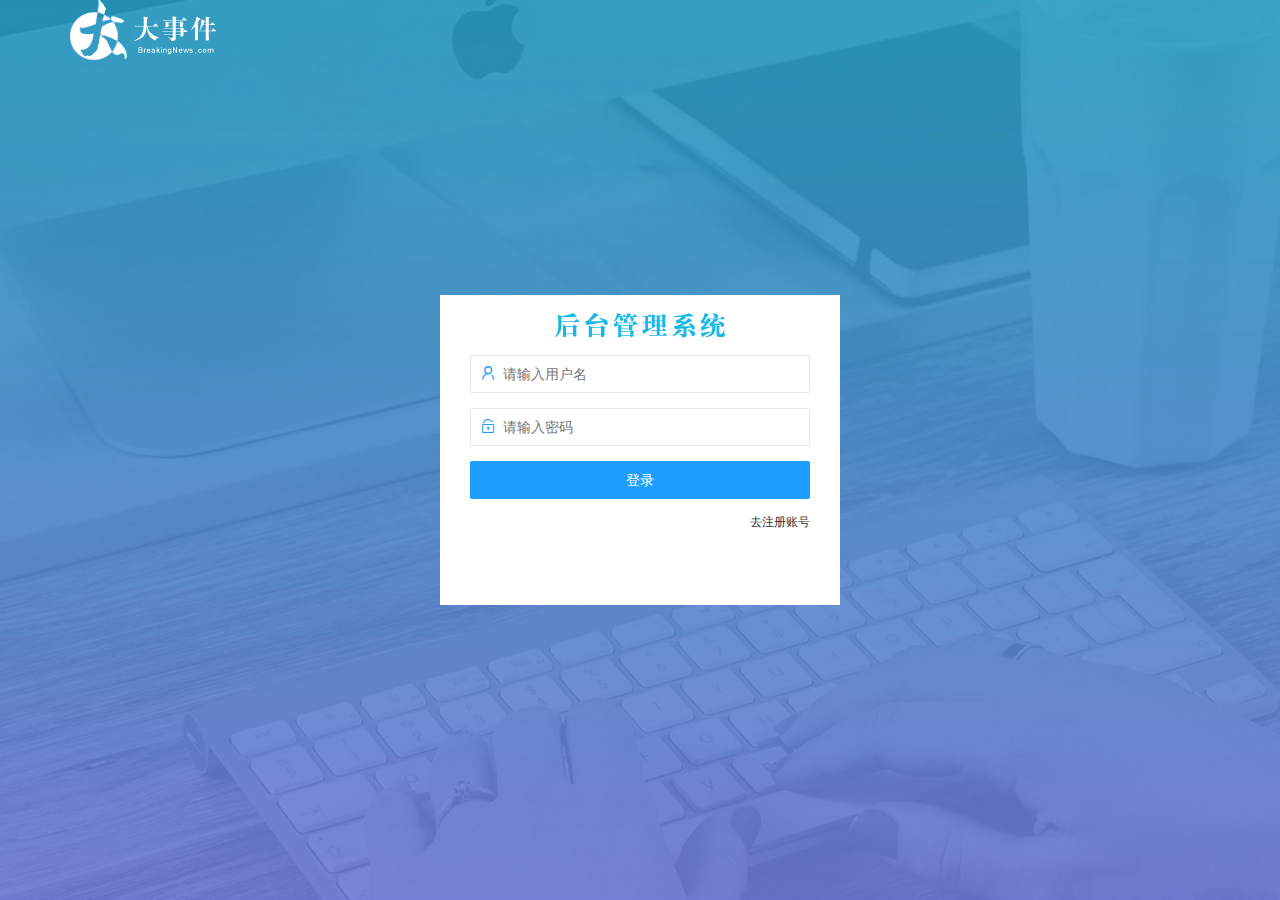
<file: login.html>
<!DOCTYPE html>
<html lang="en">

<head>
  <meta charset="UTF-8">
  <meta name="viewport" content="width=device-width, initial-scale=1.0">
  <title>登录页面</title>
  <link rel="stylesheet" href="/assets/lib/layui/css/layui.css">
  <link rel="stylesheet" href="/assets/css/login.css">
</head>

<body>
  <!-- 头部的 Logo 区域 -->
  <div class="layui-main">
    <img src="/assets/images/logo.png" alt="">
  </div>

  <!-- 登录注册区域 -->
  <div class="loginAndRegBox">
    <!-- 登录标题 -->
    <div class="title-box"></div>

    <!-- 登录的 div -->
    <div class="login-box">
      <form class="layui-form" id="form_login">
        <!-- 请输入标题 -->
        <div class="layui-form-item">
          <i class="layui-icon layui-icon-username" style="color: #1E9FFF;"></i>
          <input type="text" name="username" required lay-verify="required" placeholder="请输入用户名" autocomplete="off"
            class="layui-input">
        </div>

        <!-- 请输入密码 -->
        <div class="layui-form-item">
          <i class="layui-icon layui-icon-password" style="color: #1E9FFF;"></i>
          <input type="text" name="password" required lay-verify="required|pwd" placeholder="请输入密码" autocomplete="off"
            class="layui-input">
        </div>

        <!-- 请输入密码 -->
        <div class="layui-form-item">
          <!-- 表单提交按钮和普通按钮的区别，就是 lay-submit 属性 -->
          <button lay-submit class="layui-btn layui-btn-fluid layui-btn-normal">登录</button>
        </div>

        <div class="layui-form-item links">
          <a href="javascript:;" id="link_reg">去注册账号</a>
        </div>
      </form>
    </div>

    <!-- 注册的 div -->
    <div class="reg-box">
      <form class="layui-form" id="form_reg">
        <!-- 请输入标题 -->
        <div class="layui-form-item">
          <i class="layui-icon layui-icon-username" style="color: #1E9FFF;"></i>
          <input type="text" name="username" required lay-verify="required" placeholder="请输入用户名" autocomplete="off"
            class="layui-input">
        </div>

        <!-- 请输入密码 -->
        <div class="layui-form-item">
          <i class="layui-icon layui-icon-password" style="color: #1E9FFF;"></i>
          <input type="text"  name="password" name="required|pwd" required lay-verify="required" placeholder="请输入密码" autocomplete="off"
            class="layui-input">
        </div>

        <!-- 请重新输入密码 -->
        <div class="layui-form-item">
          <i class="layui-icon layui-icon-password" style="color: #1E9FFF;"></i>
          <input type="text" name="repassword" required lay-verify="required|pwd|repwd" placeholder="再次确认密码" autocomplete="off"
            class="layui-input">
        </div>

        <!-- 请输入密码 -->
        <div class="layui-form-item">
          <!-- 表单提交按钮和普通按钮的区别，就是 lay-submit 属性 -->
          <button lay-submit class="layui-btn layui-btn-fluid layui-btn-normal">注册</button>
        </div>

        <div class="layui-form-item links">
          <a href="javascript:;" id="link_login">去登录</a>
        </div>
      </form>
    </div>
  </div>

  <!-- 导入 Layui 的 js 文件 -->
  <script src="/assets/lib/layui/layui.all.js"></script>
  <!-- 导入 jQuery -->
  <script src="/assets/lib/jquery.js"></script>
  <!-- 导入自己封装的 baseAPI.js -->
  <script src="/assets/js/baseAPI.js"></script>
  <!-- 导入自己的 script 脚本 -->
  <script src="/assets/js/login.js"></script>
</body>

</html>
</file>
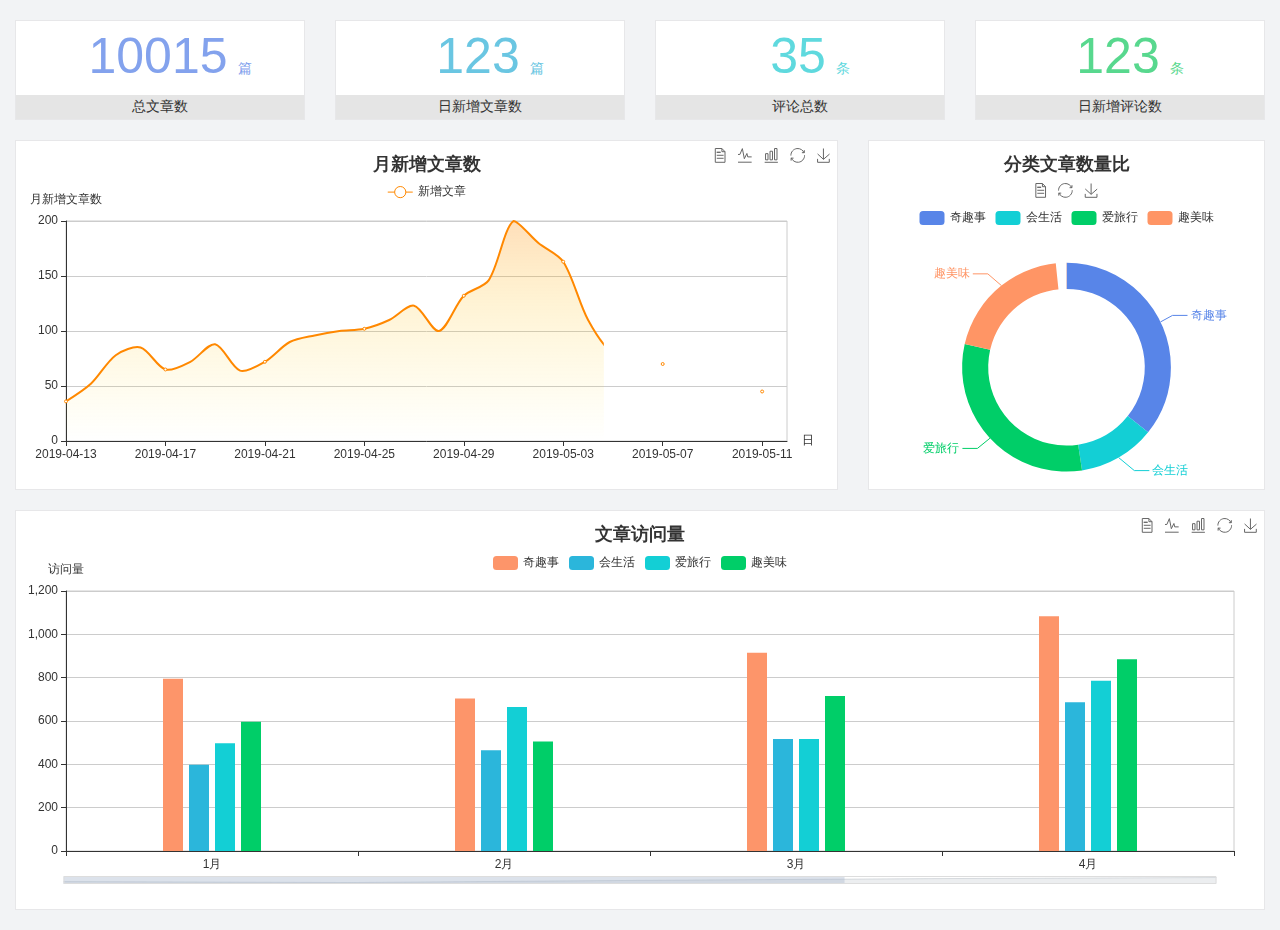
<file: home/dashboard.html>
<!DOCTYPE html>
<html lang="en">

<head>
  <meta charset="UTF-8">
  <meta name="viewport" content="width=device-width, initial-scale=1.0">
  <meta http-equiv="X-UA-Compatible" content="ie=edge">
  <title>图表统计</title>
  <link rel="stylesheet" href="../../assets/lib/bootstrap.css" />
  <link rel="stylesheet" href="../../assets/lib/main.css" />
  <script src="../../assets/lib/jquery.js"></script>
  <script type="text/javascript" src="../../assets/lib/echarts.min.js"></script>
</head>

<body>
  <div class="container-fluid">
    <div class="row spannel_list">
      <div class="col-sm-3 col-xs-6">
        <div class="spannel">
          <em>10015</em><span>篇</span>
          <b>总文章数</b>
        </div>
      </div>
      <div class="col-sm-3 col-xs-6">
        <div class="spannel scolor01">
          <em>123</em><span>篇</span>
          <b>日新增文章数</b>
        </div>
      </div>
      <div class="col-sm-3 col-xs-6">
        <div class="spannel scolor02">
          <em>35</em><span>条</span>
          <b>评论总数</b>
        </div>
      </div>
      <div class="col-sm-3 col-xs-6">
        <div class="spannel scolor03">
          <em>123</em><span>条</span>
          <b>日新增评论数</b>
        </div>
      </div>
    </div>
  </div>

  <div class="container-fluid">
    <div class="row curve-pie">
      <div class="col-lg-8 col-md-8">
        <div class="gragh_pannel" id="curve_show"></div>
      </div>
      <div class="col-lg-4 col-md-4">
        <div class="gragh_pannel" id="pie_show"></div>
      </div>
    </div>
  </div>

  <div class="container-fluid">
    <div class="column_pannel" id="column_show"></div>
  </div>

  <script>
    var oChart = echarts.init(document.getElementById('curve_show'));
    var aList_all = [
      { 'count': 36, 'date': '2019-04-13' },
      { 'count': 52, 'date': '2019-04-14' },
      { 'count': 78, 'date': '2019-04-15' },
      { 'count': 85, 'date': '2019-04-16' },
      { 'count': 65, 'date': '2019-04-17' },
      { 'count': 72, 'date': '2019-04-18' },
      { 'count': 88, 'date': '2019-04-19' },
      { 'count': 64, 'date': '2019-04-20' },
      { 'count': 72, 'date': '2019-04-21' },
      { 'count': 90, 'date': '2019-04-22' },
      { 'count': 96, 'date': '2019-04-23' },
      { 'count': 100, 'date': '2019-04-24' },
      { 'count': 102, 'date': '2019-04-25' },
      { 'count': 110, 'date': '2019-04-26' },
      { 'count': 123, 'date': '2019-04-27' },
      { 'count': 100, 'date': '2019-04-28' },
      { 'count': 132, 'date': '2019-04-29' },
      { 'count': 146, 'date': '2019-04-30' },
      { 'count': 200, 'date': '2019-05-01' },
      { 'count': 180, 'date': '2019-05-02' },
      { 'count': 163, 'date': '2019-05-03' },
      { 'count': 110, 'date': '2019-05-04' },
      { 'count': 80, 'date': '2019-05-05' },
      { 'count': 82, 'date': '2019-05-06' },
      { 'count': 70, 'date': '2019-05-07' },
      { 'count': 65, 'date': '2019-05-08' },
      { 'count': 54, 'date': '2019-05-09' },
      { 'count': 40, 'date': '2019-05-10' },
      { 'count': 45, 'date': '2019-05-11' },
      { 'count': 38, 'date': '2019-05-12' },
    ];

    let aCount = [];
    let aDate = [];

    for (var i = 0; i < aList_all.length; i++) {
      aCount.push(aList_all[i].count);
      aDate.push(aList_all[i].date);
    }

    var chartopt = {
      title: {
        text: '月新增文章数',
        left: 'center',
        top: '10'
      },
      tooltip: {
        trigger: 'axis'
      },
      legend: {
        data: ['新增文章'],
        top: '40'
      },
      toolbox: {
        show: true,
        feature: {
          mark: { show: true },
          dataView: { show: true, readOnly: false },
          magicType: { show: true, type: ['line', 'bar'] },
          restore: { show: true },
          saveAsImage: { show: true }
        }
      },
      calculable: true,
      xAxis: [
        {
          name: '日',
          type: 'category',
          boundaryGap: false,
          data: aDate
        }
      ],
      yAxis: [
        {
          name: '月新增文章数',
          type: 'value'
        }
      ],
      series: [
        {
          name: '新增文章',
          type: 'line',
          smooth: true,
          itemStyle: { normal: { areaStyle: { type: 'default' }, color: '#f80' }, lineStyle: { color: '#f80' } },
          data: aCount
        }],
      areaStyle: {
        normal: {
          color: new echarts.graphic.LinearGradient(0, 0, 0, 1, [{
            offset: 0,
            color: 'rgba(255,136,0,0.39)'
          }, {
            offset: .34,
            color: 'rgba(255,180,0,0.25)'
          }, {
            offset: 1,
            color: 'rgba(255,222,0,0.00)'
          }])

        }
      },
      grid: {
        show: true,
        x: 50,
        x2: 50,
        y: 80,
        height: 220
      }
    };

    oChart.setOption(chartopt);


    var oPie = echarts.init(document.getElementById('pie_show'));
    var oPieopt =
    {
      title: {
        top: 10,
        text: '分类文章数量比',
        x: 'center'
      },
      tooltip: {
        trigger: 'item',
        formatter: "{a} <br/>{b} : {c} ({d}%)"
      },
      color: ['#5885e8', '#13cfd5', '#00ce68', '#ff9565'],
      legend: {
        x: 'center',
        top: 65,
        data: ['奇趣事', '会生活', '爱旅行', '趣美味']
      },
      toolbox: {
        show: true,
        x: 'center',
        top: 35,
        feature: {
          mark: { show: true },
          dataView: { show: true, readOnly: false },
          magicType: {
            show: true,
            type: ['pie', 'funnel'],
            option: {
              funnel: {
                x: '25%',
                width: '50%',
                funnelAlign: 'left',
                max: 1548
              }
            }
          },
          restore: { show: true },
          saveAsImage: { show: true }
        }
      },
      calculable: true,
      series: [
        {
          name: '访问来源',
          type: 'pie',
          radius: ['45%', '60%'],
          center: ['50%', '65%'],
          data: [
            { value: 300, name: '奇趣事' },
            { value: 100, name: '会生活' },
            { value: 260, name: '爱旅行' },
            { value: 180, name: '趣美味' }
          ]
        }
      ]
    };
    oPie.setOption(oPieopt);



    var oColumn = this.echarts.init(document.getElementById('column_show'));
    var oColumnopt =
    {
      title: {
        text: '文章访问量',
        left: 'center',
        top: '10'
      },
      tooltip: {
        trigger: 'axis'
      },
      legend: {
        data: ['奇趣事', '会生活', '爱旅行', '趣美味'],
        top: '40'
      },
      toolbox: {
        show: true,
        feature: {
          mark: { show: true },
          dataView: { show: true, readOnly: false },
          magicType: { show: true, type: ['line', 'bar'] },
          restore: { show: true },
          saveAsImage: { show: true }
        }
      },
      calculable: true,
      xAxis: [
        {
          type: 'category',
          data: ['1月', '2月', '3月', '4月', '5月']
        }
      ],
      yAxis: [
        {
          name: '访问量',
          type: 'value'
        }
      ],
      series: [
        {
          name: '奇趣事',
          type: 'bar',
          barWidth: 20,
          itemStyle: {
            normal: { areaStyle: { type: 'default' }, color: '#fd956a' }
          },
          data: [800, 708, 920, 1090, 1200]
        },
        {
          name: '会生活',
          type: 'bar',
          barWidth: 20,
          itemStyle: {
            normal: { areaStyle: { type: 'default' }, color: '#2bb6db' }
          },
          data: [400, 468, 520, 690, 800]
        },
        {
          name: '爱旅行',
          type: 'bar',
          barWidth: 20,
          itemStyle: {
            normal: { areaStyle: { type: 'default' }, color: '#13cfd5' }
          },
          data: [500, 668, 520, 790, 900]
        },
        {
          name: '趣美味',
          type: 'bar',
          barWidth: 20,
          itemStyle: {
            normal: { areaStyle: { type: 'default' }, color: '#00ce68' }
          },
          data: [600, 508, 720, 890, 1000]
        }
      ],
      grid: {
        show: true,
        x: 50,
        x2: 30,
        y: 80,
        height: 260
      },
      dataZoom: [//给x轴设置滚动条
        {
          start: 0,//默认为0
          end: 100 - 1000 / 31,//默认为100
          type: 'slider',
          show: true,
          xAxisIndex: [0],
          handleSize: 0,//滑动条的 左右2个滑动条的大小
          height: 8,//组件高度
          left: 45, //左边的距离
          right: 50,//右边的距离
          bottom: 26,//右边的距离
          handleColor: '#ddd',//h滑动图标的颜色
          handleStyle: {
            borderColor: "#cacaca",
            borderWidth: "1",
            shadowBlur: 2,
            background: "#ddd",
            shadowColor: "#ddd",
          }
        }]
    };
    oColumn.setOption(oColumnopt);
  </script>
</body>

</html>
</file>
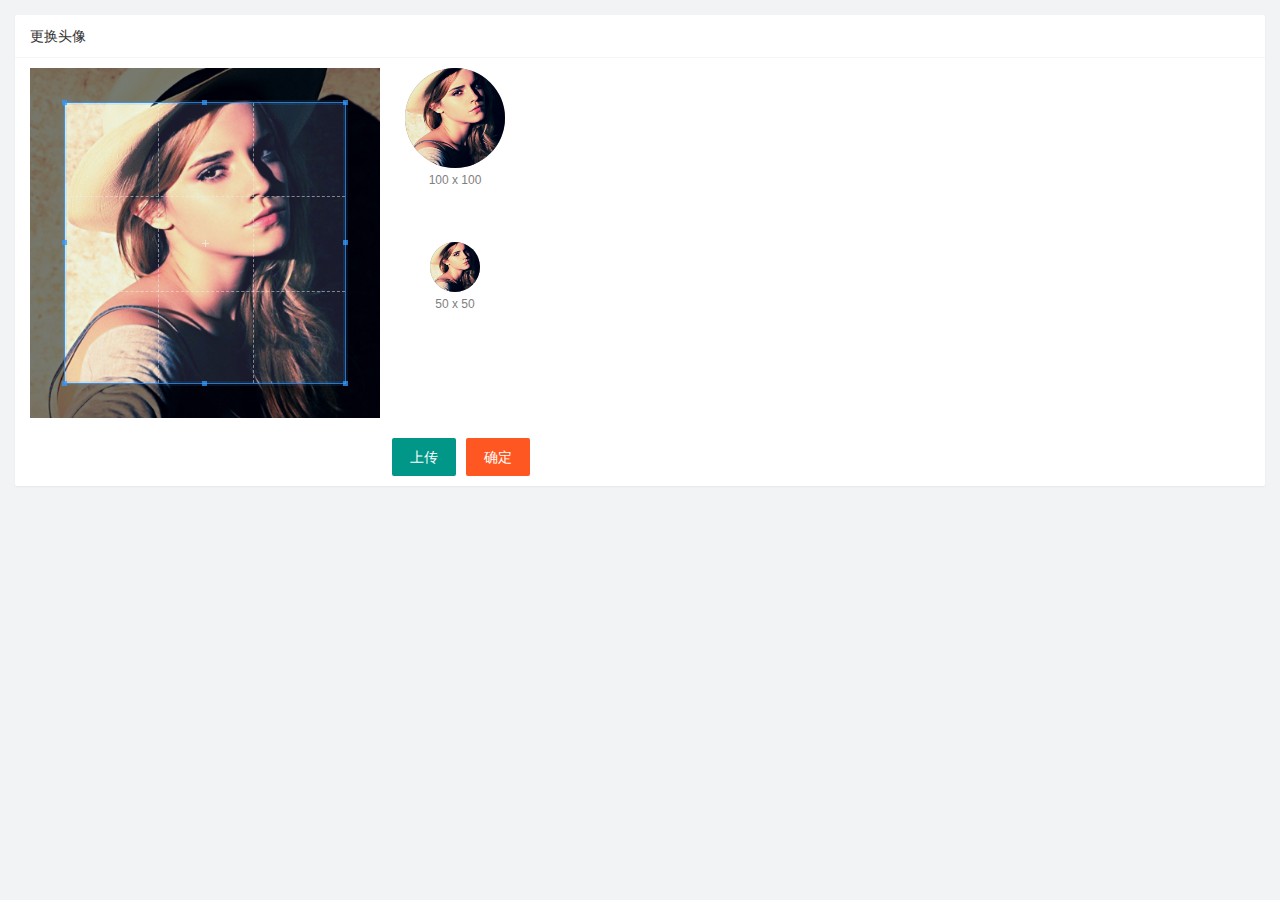
<file: user/user_avatar.html>
<!DOCTYPE html>
<html lang="en">

<head>
  <meta charset="UTF-8">
  <meta name="viewport" content="width=device-width, initial-scale=1.0">
  <title>更换头像</title>
  <link rel="stylesheet" href="/assets/lib/layui/css/layui.css">
  <link rel="stylesheet" href="/assets/lib/cropper/cropper.css" />
  <link rel="stylesheet" href="/assets/css/user/user_avatar.css">
</head>

<body>
  <div class="layui-card">
    <div class="layui-card-header">更换头像</div>
    <div class="layui-card-body">
      <!-- 第一行的图片裁剪和预览区域 -->
      <div class="row1">
        <!-- 图片裁剪区域 -->
        <div class="cropper-box">
          <!-- 这个 img 标签很重要，将来会把它初始化为裁剪区域 -->
          <img id="image" src="/assets/images/sample.jpg" />
        </div>
        <!-- 图片的预览区域 -->
        <div class="preview-box">
          <div>
            <!-- 宽高为 100px 的预览区域 -->
            <div class="img-preview w100"></div>
            <p class="size">100 x 100</p>
          </div>
          <div>
            <!-- 宽高为 50px 的预览区域 -->
            <div class="img-preview w50"></div>
            <p class="size">50 x 50</p>
          </div>
        </div>
      </div>

      <!-- 第二行的按钮区域 -->
      <div class="row2">
        <!-- 通过 accept 属性，可以指定，允许用户选择什么类型的文件 -->
        <input type="file" id="file" accept="image/png,image/jpge">
        <button type="button" class="layui-btn" id="btnChooseImage">上传</button>
        <button type="button" class="layui-btn layui-btn-danger" id="btnUpload">确定</button>
      </div>
    </div>
  </div>

  <script src="/assets/lib/layui/layui.all.js"></script>
  <script src="/assets/lib/jquery.js"></script>
  <script src="/assets/js/baseAPI.js"></script>
  <script src="/assets/lib/cropper/Cropper.js"></script>
  <script src="/assets/lib/cropper/jquery-cropper.js"></script>
  <script src="/assets/js/user/user_avatar.js"></script>
</body>

</html>
</file>
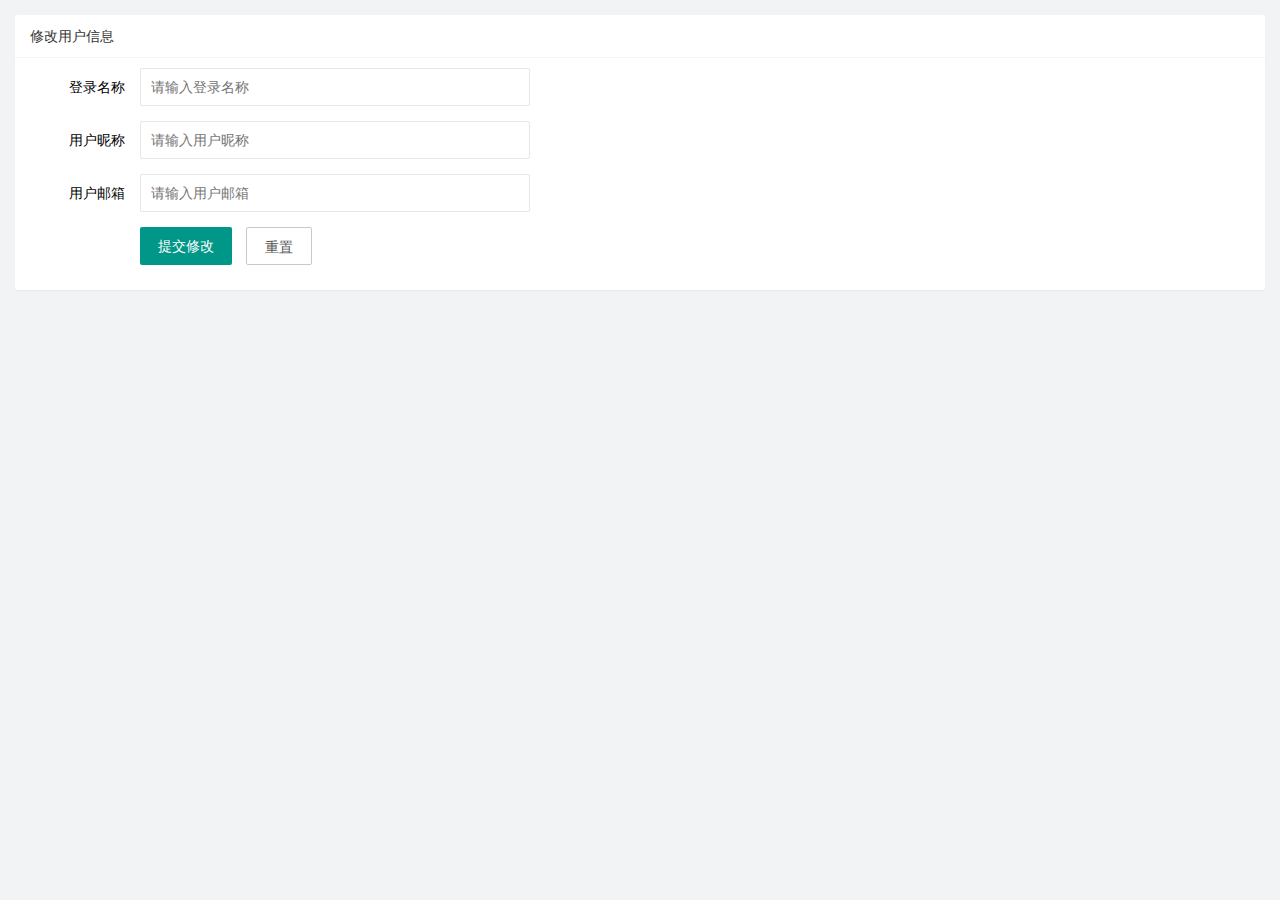
<file: user/user_info.html>
<!DOCTYPE html>
<html lang="en">

<head>
  <meta charset="UTF-8">
  <meta name="viewport" content="width=device-width, initial-scale=1.0">
  <title>基本资料</title>
  <!-- 导入 layui 的样式 -->
  <link rel="stylesheet" href="/assets/lib/layui/css/layui.css">
  <!-- 导入自己的样式 -->
  <link rel="stylesheet" href="/assets/css/user/user_info.css">
</head>

<body>
  <div class="layui-card">
    <div class="layui-card-header">修改用户信息</div>
    <div class="layui-card-body">
      <form class="layui-form"  lay-filter="formUserInfo">
        <!-- 隐藏域 -->
        <input type="hidden" name="id">
        <div class="layui-form-item">
          <label class="layui-form-label">登录名称</label>
          <div class="layui-input-block">
            <input readonly type="text" name="username" required lay-verify="required" placeholder="请输入登录名称"
              autocomplete="off" class="layui-input">
          </div>
        </div>
        <div class="layui-form-item">
          <label class="layui-form-label">用户昵称</label>
          <div class="layui-input-block">
            <input type="text" name="nickname" required lay-verify="required|nickname" placeholder="请输入用户昵称" autocomplete="off"
              class="layui-input">
          </div>
        </div>
        <div class="layui-form-item">
          <label class="layui-form-label">用户邮箱</label>
          <div class="layui-input-block">
            <input type="text" name="email" required lay-verify="required|email" placeholder="请输入用户邮箱" autocomplete="off"
              class="layui-input">
          </div>
        </div>
        <div class="layui-form-item">
          <div class="layui-input-block">
            <button class="layui-btn" lay-submit lay-filter="formDemo">提交修改</button>
            <button type="reset" class="layui-btn layui-btn-primary" id="btnReset">重置</button>
          </div>
        </div>
      </form>
    </div>
  </div>

  <!-- 导入 layui 的 js -->
  <script src="/assets/lib/layui/layui.all.js"></script>
  <!-- 导入 jquery -->
  <script src="/assets/lib/jquery.js"></script>
  <!-- 导入 baseAPI -->
  <script src="/assets/js/baseAPI.js"></script>
  <!-- 导入自己的 js -->
  <script src="/assets/js/user/user_info.js"></script>
</body>

</html>
</file>
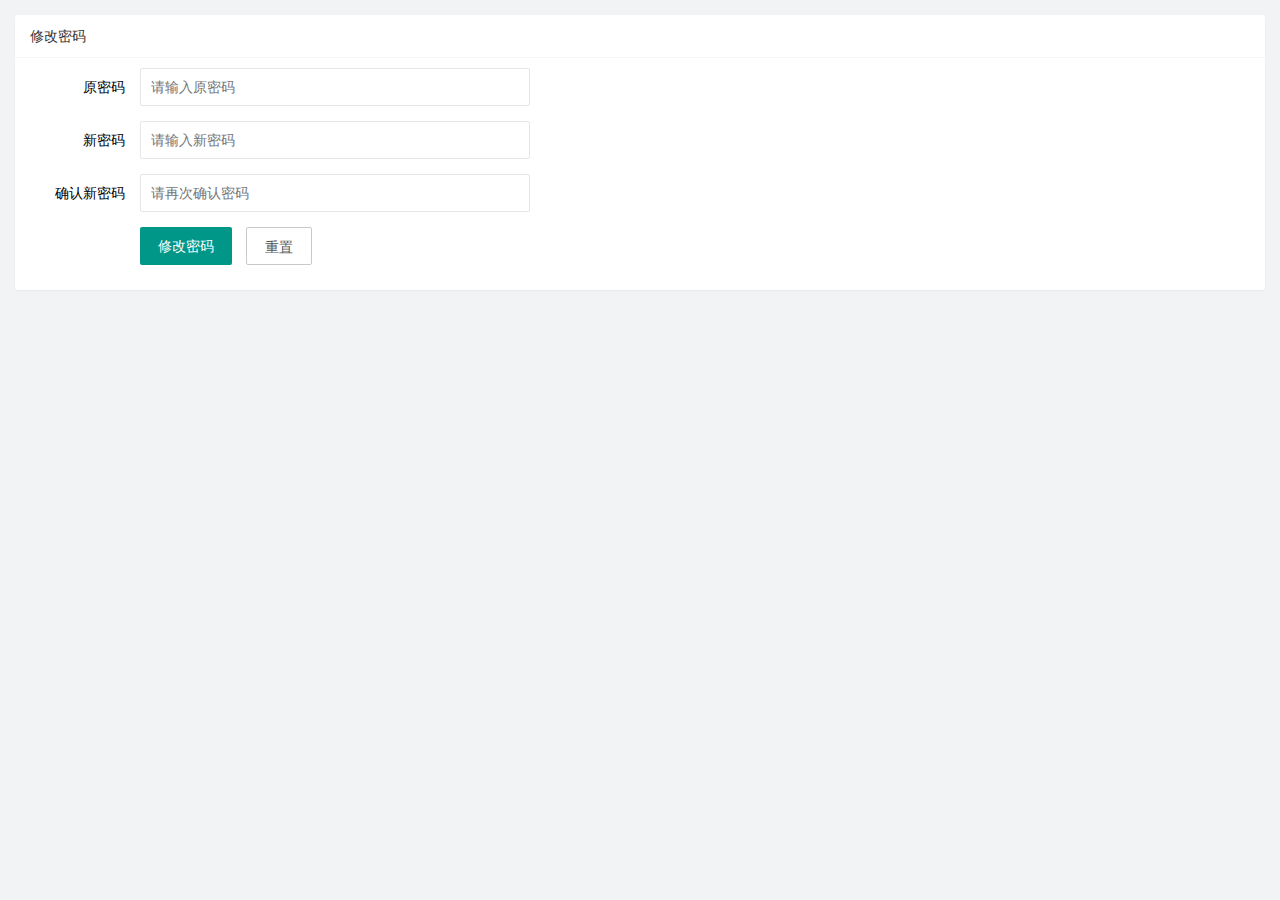
<file: user/user_pwd.html>
<!DOCTYPE html>
<html lang="en">

<head>
  <meta charset="UTF-8">
  <meta name="viewport" content="width=device-width, initial-scale=1.0">
  <title>修改密码</title>
  <link rel="stylesheet" href="/assets/lib/layui/css/layui.css" />
  <link rel="stylesheet" href="/assets/css/user/user_pwd.css" />
</head>

<body>
  <!-- 卡片区域 -->
  <div class="layui-card">
    <div class="layui-card-header">修改密码</div>
    <div class="layui-card-body">
      <form class="layui-form">
        <div class="layui-form-item">
          <label class="layui-form-label">原密码</label>
          <div class="layui-input-block">
            <input type="password" name="oldPwd" required lay-verify="required|pwd" placeholder="请输入原密码" autocomplete="off"
              class="layui-input" />
          </div>
        </div>
        <div class="layui-form-item">
          <label class="layui-form-label">新密码</label>
          <div class="layui-input-block">
            <input type="password" name="newPwd" required lay-verify="required|pwd|samePwd" placeholder="请输入新密码" autocomplete="off"
              class="layui-input" />
          </div>
        </div>
        <div class="layui-form-item">
          <label class="layui-form-label">确认新密码</label>
          <div class="layui-input-block">
            <input type="password" name="rePwd" required lay-verify="required|pwd|rePwd" placeholder="请再次确认密码" autocomplete="off"
              class="layui-input" />
          </div>
        </div>
        <div class="layui-form-item">
          <div class="layui-input-block">
            <button class="layui-btn" lay-submit lay-filter="formDemo">修改密码</button>
            <button type="reset" class="layui-btn layui-btn-primary">重置</button>
          </div>
        </div>
      </form>
    </div>
  </div>
</body>

</html>
</file>
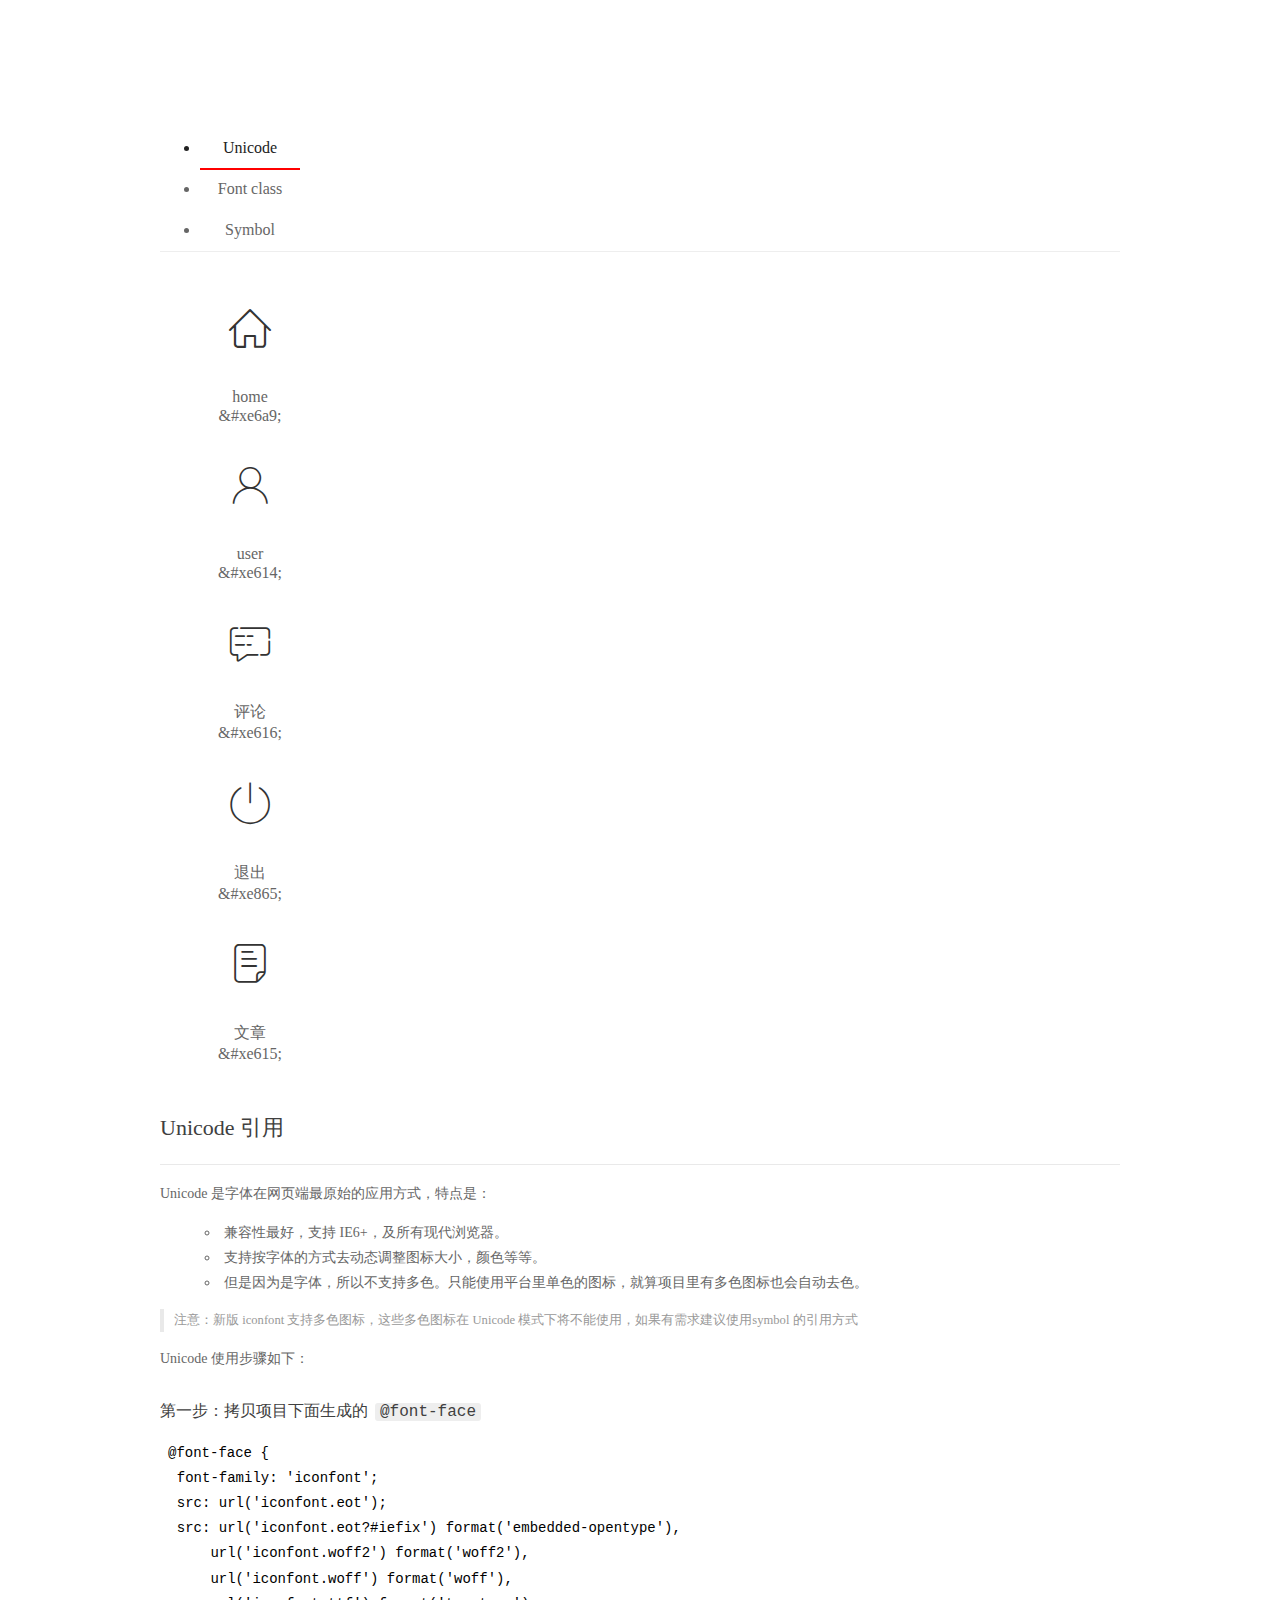
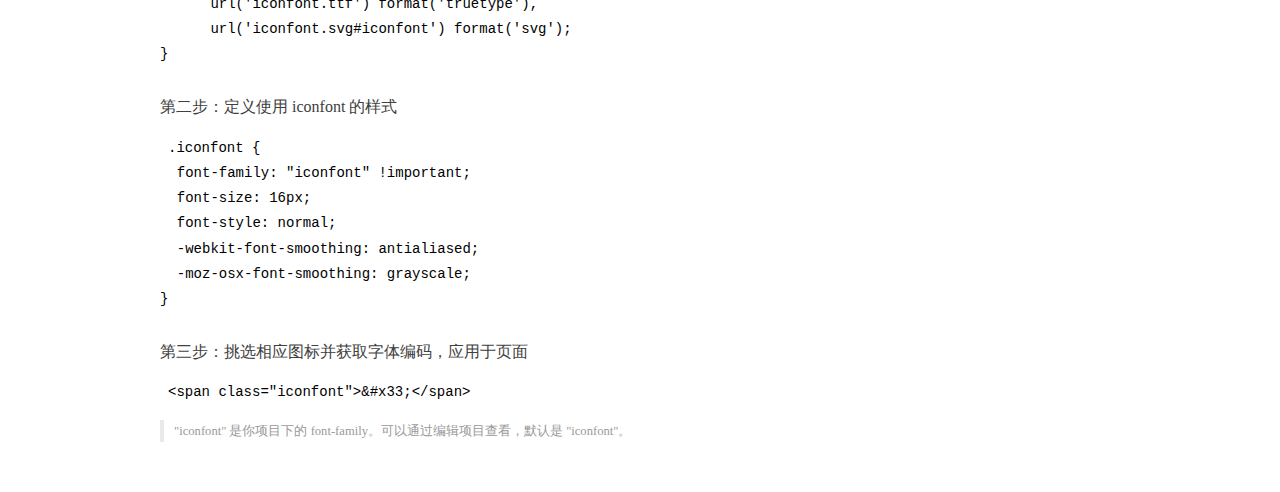
<file: assets/fonts/demo_index.html>
<!DOCTYPE html>
<html>
<head>
  <meta charset="utf-8"/>
  <title>IconFont Demo</title>
  <link rel="shortcut icon" href="https://gtms04.alicdn.com/tps/i4/TB1_oz6GVXXXXaFXpXXJDFnIXXX-64-64.ico" type="image/x-icon"/>
  <link rel="stylesheet" href="https://g.alicdn.com/thx/cube/1.3.2/cube.min.css">
  <link rel="stylesheet" href="demo.css">
  <link rel="stylesheet" href="iconfont.css">
  <script src="iconfont.js"></script>
  <!-- jQuery -->
  <script src="https://a1.alicdn.com/oss/uploads/2018/12/26/7bfddb60-08e8-11e9-9b04-53e73bb6408b.js"></script>
  <!-- 代码高亮 -->
  <script src="https://a1.alicdn.com/oss/uploads/2018/12/26/a3f714d0-08e6-11e9-8a15-ebf944d7534c.js"></script>
</head>
<body>
  <div class="main">
    <h1 class="logo"><a href="https://www.iconfont.cn/" title="iconfont 首页" target="_blank">&#xe86b;</a></h1>
    <div class="nav-tabs">
      <ul id="tabs" class="dib-box">
        <li class="dib active"><span>Unicode</span></li>
        <li class="dib"><span>Font class</span></li>
        <li class="dib"><span>Symbol</span></li>
      </ul>
      
    </div>
    <div class="tab-container">
      <div class="content unicode" style="display: block;">
          <ul class="icon_lists dib-box">
          
            <li class="dib">
              <span class="icon iconfont">&#xe6a9;</span>
                <div class="name">home</div>
                <div class="code-name">&amp;#xe6a9;</div>
              </li>
          
            <li class="dib">
              <span class="icon iconfont">&#xe614;</span>
                <div class="name">user</div>
                <div class="code-name">&amp;#xe614;</div>
              </li>
          
            <li class="dib">
              <span class="icon iconfont">&#xe616;</span>
                <div class="name">评论</div>
                <div class="code-name">&amp;#xe616;</div>
              </li>
          
            <li class="dib">
              <span class="icon iconfont">&#xe865;</span>
                <div class="name">退出</div>
                <div class="code-name">&amp;#xe865;</div>
              </li>
          
            <li class="dib">
              <span class="icon iconfont">&#xe615;</span>
                <div class="name">文章</div>
                <div class="code-name">&amp;#xe615;</div>
              </li>
          
          </ul>
          <div class="article markdown">
          <h2 id="unicode-">Unicode 引用</h2>
          <hr>

          <p>Unicode 是字体在网页端最原始的应用方式，特点是：</p>
          <ul>
            <li>兼容性最好，支持 IE6+，及所有现代浏览器。</li>
            <li>支持按字体的方式去动态调整图标大小，颜色等等。</li>
            <li>但是因为是字体，所以不支持多色。只能使用平台里单色的图标，就算项目里有多色图标也会自动去色。</li>
          </ul>
          <blockquote>
            <p>注意：新版 iconfont 支持多色图标，这些多色图标在 Unicode 模式下将不能使用，如果有需求建议使用symbol 的引用方式</p>
          </blockquote>
          <p>Unicode 使用步骤如下：</p>
          <h3 id="-font-face">第一步：拷贝项目下面生成的 <code>@font-face</code></h3>
<pre><code class="language-css"
>@font-face {
  font-family: 'iconfont';
  src: url('iconfont.eot');
  src: url('iconfont.eot?#iefix') format('embedded-opentype'),
      url('iconfont.woff2') format('woff2'),
      url('iconfont.woff') format('woff'),
      url('iconfont.ttf') format('truetype'),
      url('iconfont.svg#iconfont') format('svg');
}
</code></pre>
          <h3 id="-iconfont-">第二步：定义使用 iconfont 的样式</h3>
<pre><code class="language-css"
>.iconfont {
  font-family: "iconfont" !important;
  font-size: 16px;
  font-style: normal;
  -webkit-font-smoothing: antialiased;
  -moz-osx-font-smoothing: grayscale;
}
</code></pre>
          <h3 id="-">第三步：挑选相应图标并获取字体编码，应用于页面</h3>
<pre>
<code class="language-html"
>&lt;span class="iconfont"&gt;&amp;#x33;&lt;/span&gt;
</code></pre>
          <blockquote>
            <p>"iconfont" 是你项目下的 font-family。可以通过编辑项目查看，默认是 "iconfont"。</p>
          </blockquote>
          </div>
      </div>
      <div class="content font-class">
        <ul class="icon_lists dib-box">
          
          <li class="dib">
            <span class="icon iconfont icon-home"></span>
            <div class="name">
              home
            </div>
            <div class="code-name">.icon-home
            </div>
          </li>
          
          <li class="dib">
            <span class="icon iconfont icon-user"></span>
            <div class="name">
              user
            </div>
            <div class="code-name">.icon-user
            </div>
          </li>
          
          <li class="dib">
            <span class="icon iconfont icon-pinglun"></span>
            <div class="name">
              评论
            </div>
            <div class="code-name">.icon-pinglun
            </div>
          </li>
          
          <li class="dib">
            <span class="icon iconfont icon-tuichu"></span>
            <div class="name">
              退出
            </div>
            <div class="code-name">.icon-tuichu
            </div>
          </li>
          
          <li class="dib">
            <span class="icon iconfont icon-16"></span>
            <div class="name">
              文章
            </div>
            <div class="code-name">.icon-16
            </div>
          </li>
          
        </ul>
        <div class="article markdown">
        <h2 id="font-class-">font-class 引用</h2>
        <hr>

        <p>font-class 是 Unicode 使用方式的一种变种，主要是解决 Unicode 书写不直观，语意不明确的问题。</p>
        <p>与 Unicode 使用方式相比，具有如下特点：</p>
        <ul>
          <li>兼容性良好，支持 IE8+，及所有现代浏览器。</li>
          <li>相比于 Unicode 语意明确，书写更直观。可以很容易分辨这个 icon 是什么。</li>
          <li>因为使用 class 来定义图标，所以当要替换图标时，只需要修改 class 里面的 Unicode 引用。</li>
          <li>不过因为本质上还是使用的字体，所以多色图标还是不支持的。</li>
        </ul>
        <p>使用步骤如下：</p>
        <h3 id="-fontclass-">第一步：引入项目下面生成的 fontclass 代码：</h3>
<pre><code class="language-html">&lt;link rel="stylesheet" href="./iconfont.css"&gt;
</code></pre>
        <h3 id="-">第二步：挑选相应图标并获取类名，应用于页面：</h3>
<pre><code class="language-html">&lt;span class="iconfont icon-xxx"&gt;&lt;/span&gt;
</code></pre>
        <blockquote>
          <p>"
            iconfont" 是你项目下的 font-family。可以通过编辑项目查看，默认是 "iconfont"。</p>
        </blockquote>
      </div>
      </div>
      <div class="content symbol">
          <ul class="icon_lists dib-box">
          
            <li class="dib">
                <svg class="icon svg-icon" aria-hidden="true">
                  <use xlink:href="#icon-home"></use>
                </svg>
                <div class="name">home</div>
                <div class="code-name">#icon-home</div>
            </li>
          
            <li class="dib">
                <svg class="icon svg-icon" aria-hidden="true">
                  <use xlink:href="#icon-user"></use>
                </svg>
                <div class="name">user</div>
                <div class="code-name">#icon-user</div>
            </li>
          
            <li class="dib">
                <svg class="icon svg-icon" aria-hidden="true">
                  <use xlink:href="#icon-pinglun"></use>
                </svg>
                <div class="name">评论</div>
                <div class="code-name">#icon-pinglun</div>
            </li>
          
            <li class="dib">
                <svg class="icon svg-icon" aria-hidden="true">
                  <use xlink:href="#icon-tuichu"></use>
                </svg>
                <div class="name">退出</div>
                <div class="code-name">#icon-tuichu</div>
            </li>
          
            <li class="dib">
                <svg class="icon svg-icon" aria-hidden="true">
                  <use xlink:href="#icon-16"></use>
                </svg>
                <div class="name">文章</div>
                <div class="code-name">#icon-16</div>
            </li>
          
          </ul>
          <div class="article markdown">
          <h2 id="symbol-">Symbol 引用</h2>
          <hr>

          <p>这是一种全新的使用方式，应该说这才是未来的主流，也是平台目前推荐的用法。相关介绍可以参考这篇<a href="">文章</a>
            这种用法其实是做了一个 SVG 的集合，与另外两种相比具有如下特点：</p>
          <ul>
            <li>支持多色图标了，不再受单色限制。</li>
            <li>通过一些技巧，支持像字体那样，通过 <code>font-size</code>, <code>color</code> 来调整样式。</li>
            <li>兼容性较差，支持 IE9+，及现代浏览器。</li>
            <li>浏览器渲染 SVG 的性能一般，还不如 png。</li>
          </ul>
          <p>使用步骤如下：</p>
          <h3 id="-symbol-">第一步：引入项目下面生成的 symbol 代码：</h3>
<pre><code class="language-html">&lt;script src="./iconfont.js"&gt;&lt;/script&gt;
</code></pre>
          <h3 id="-css-">第二步：加入通用 CSS 代码（引入一次就行）：</h3>
<pre><code class="language-html">&lt;style&gt;
.icon {
  width: 1em;
  height: 1em;
  vertical-align: -0.15em;
  fill: currentColor;
  overflow: hidden;
}
&lt;/style&gt;
</code></pre>
          <h3 id="-">第三步：挑选相应图标并获取类名，应用于页面：</h3>
<pre><code class="language-html">&lt;svg class="icon" aria-hidden="true"&gt;
  &lt;use xlink:href="#icon-xxx"&gt;&lt;/use&gt;
&lt;/svg&gt;
</code></pre>
          </div>
      </div>

    </div>
  </div>
  <script>
  $(document).ready(function () {
      $('.tab-container .content:first').show()

      $('#tabs li').click(function (e) {
        var tabContent = $('.tab-container .content')
        var index = $(this).index()

        if ($(this).hasClass('active')) {
          return
        } else {
          $('#tabs li').removeClass('active')
          $(this).addClass('active')

          tabContent.hide().eq(index).fadeIn()
        }
      })
    })
  </script>
</body>
</html>
</file>
<file: assets/lib/layui/css/layui.css>
/** layui-v2.5.5 MIT License By https://www.layui.com */
 .layui-inline,img{display:inline-block;vertical-align:middle}h1,h2,h3,h4,h5,h6{font-weight:400}.layui-edge,.layui-header,.layui-inline,.layui-main{position:relative}.layui-body,.layui-edge,.layui-elip{overflow:hidden}.layui-btn,.layui-edge,.layui-inline,img{vertical-align:middle}.layui-btn,.layui-disabled,.layui-icon,.layui-unselect{-moz-user-select:none;-webkit-user-select:none;-ms-user-select:none}.layui-elip,.layui-form-checkbox span,.layui-form-pane .layui-form-label{text-overflow:ellipsis;white-space:nowrap}.layui-breadcrumb,.layui-tree-btnGroup{visibility:hidden}blockquote,body,button,dd,div,dl,dt,form,h1,h2,h3,h4,h5,h6,input,li,ol,p,pre,td,textarea,th,ul{margin:0;padding:0;-webkit-tap-highlight-color:rgba(0,0,0,0)}a:active,a:hover{outline:0}img{border:none}li{list-style:none}table{border-collapse:collapse;border-spacing:0}h4,h5,h6{font-size:100%}button,input,optgroup,option,select,textarea{font-family:inherit;font-size:inherit;font-style:inherit;font-weight:inherit;outline:0}pre{white-space:pre-wrap;white-space:-moz-pre-wrap;white-space:-pre-wrap;white-space:-o-pre-wrap;word-wrap:break-word}body{line-height:24px;font:14px Helvetica Neue,Helvetica,PingFang SC,Tahoma,Arial,sans-serif}hr{height:1px;margin:10px 0;border:0;clear:both}a{color:#333;text-decoration:none}a:hover{color:#777}a cite{font-style:normal;*cursor:pointer}.layui-border-box,.layui-border-box *{box-sizing:border-box}.layui-box,.layui-box *{box-sizing:content-box}.layui-clear{clear:both;*zoom:1}.layui-clear:after{content:'\20';clear:both;*zoom:1;display:block;height:0}.layui-inline{*display:inline;*zoom:1}.layui-edge{display:inline-block;width:0;height:0;border-width:6px;border-style:dashed;border-color:transparent}.layui-edge-top{top:-4px;border-bottom-color:#999;border-bottom-style:solid}.layui-edge-right{border-left-color:#999;border-left-style:solid}.layui-edge-bottom{top:2px;border-top-color:#999;border-top-style:solid}.layui-edge-left{border-right-color:#999;border-right-style:solid}.layui-disabled,.layui-disabled:hover{color:#d2d2d2!important;cursor:not-allowed!important}.layui-circle{border-radius:100%}.layui-show{display:block!important}.layui-hide{display:none!important}@font-face{font-family:layui-icon;src:url(../font/iconfont.eot?v=250);src:url(../font/iconfont.eot?v=250#iefix) format('embedded-opentype'),url(../font/iconfont.woff2?v=250) format('woff2'),url(../font/iconfont.woff?v=250) format('woff'),url(../font/iconfont.ttf?v=250) format('truetype'),url(../font/iconfont.svg?v=250#layui-icon) format('svg')}.layui-icon{font-family:layui-icon!important;font-size:16px;font-style:normal;-webkit-font-smoothing:antialiased;-moz-osx-font-smoothing:grayscale}.layui-icon-reply-fill:before{content:"\e611"}.layui-icon-set-fill:before{content:"\e614"}.layui-icon-menu-fill:before{content:"\e60f"}.layui-icon-search:before{content:"\e615"}.layui-icon-share:before{content:"\e641"}.layui-icon-set-sm:before{content:"\e620"}.layui-icon-engine:before{content:"\e628"}.layui-icon-close:before{content:"\1006"}.layui-icon-close-fill:before{content:"\1007"}.layui-icon-chart-screen:before{content:"\e629"}.layui-icon-star:before{content:"\e600"}.layui-icon-circle-dot:before{content:"\e617"}.layui-icon-chat:before{content:"\e606"}.layui-icon-release:before{content:"\e609"}.layui-icon-list:before{content:"\e60a"}.layui-icon-chart:before{content:"\e62c"}.layui-icon-ok-circle:before{content:"\1005"}.layui-icon-layim-theme:before{content:"\e61b"}.layui-icon-table:before{content:"\e62d"}.layui-icon-right:before{content:"\e602"}.layui-icon-left:before{content:"\e603"}.layui-icon-cart-simple:before{content:"\e698"}.layui-icon-face-cry:before{content:"\e69c"}.layui-icon-face-smile:before{content:"\e6af"}.layui-icon-survey:before{content:"\e6b2"}.layui-icon-tree:before{content:"\e62e"}.layui-icon-upload-circle:before{content:"\e62f"}.layui-icon-add-circle:before{content:"\e61f"}.layui-icon-download-circle:before{content:"\e601"}.layui-icon-templeate-1:before{content:"\e630"}.layui-icon-util:before{content:"\e631"}.layui-icon-face-surprised:before{content:"\e664"}.layui-icon-edit:before{content:"\e642"}.layui-icon-speaker:before{content:"\e645"}.layui-icon-down:before{content:"\e61a"}.layui-icon-file:before{content:"\e621"}.layui-icon-layouts:before{content:"\e632"}.layui-icon-rate-half:before{content:"\e6c9"}.layui-icon-add-circle-fine:before{content:"\e608"}.layui-icon-prev-circle:before{content:"\e633"}.layui-icon-read:before{content:"\e705"}.layui-icon-404:before{content:"\e61c"}.layui-icon-carousel:before{content:"\e634"}.layui-icon-help:before{content:"\e607"}.layui-icon-code-circle:before{content:"\e635"}.layui-icon-water:before{content:"\e636"}.layui-icon-username:before{content:"\e66f"}.layui-icon-find-fill:before{content:"\e670"}.layui-icon-about:before{content:"\e60b"}.layui-icon-location:before{content:"\e715"}.layui-icon-up:before{content:"\e619"}.layui-icon-pause:before{content:"\e651"}.layui-icon-date:before{content:"\e637"}.layui-icon-layim-uploadfile:before{content:"\e61d"}.layui-icon-delete:before{content:"\e640"}.layui-icon-play:before{content:"\e652"}.layui-icon-top:before{content:"\e604"}.layui-icon-friends:before{content:"\e612"}.layui-icon-refresh-3:before{content:"\e9aa"}.layui-icon-ok:before{content:"\e605"}.layui-icon-layer:before{content:"\e638"}.layui-icon-face-smile-fine:before{content:"\e60c"}.layui-icon-dollar:before{content:"\e659"}.layui-icon-group:before{content:"\e613"}.layui-icon-layim-download:before{content:"\e61e"}.layui-icon-picture-fine:before{content:"\e60d"}.layui-icon-link:before{content:"\e64c"}.layui-icon-diamond:before{content:"\e735"}.layui-icon-log:before{content:"\e60e"}.layui-icon-rate-solid:before{content:"\e67a"}.layui-icon-fonts-del:before{content:"\e64f"}.layui-icon-unlink:before{content:"\e64d"}.layui-icon-fonts-clear:before{content:"\e639"}.layui-icon-triangle-r:before{content:"\e623"}.layui-icon-circle:before{content:"\e63f"}.layui-icon-radio:before{content:"\e643"}.layui-icon-align-center:before{content:"\e647"}.layui-icon-align-right:before{content:"\e648"}.layui-icon-align-left:before{content:"\e649"}.layui-icon-loading-1:before{content:"\e63e"}.layui-icon-return:before{content:"\e65c"}.layui-icon-fonts-strong:before{content:"\e62b"}.layui-icon-upload:before{content:"\e67c"}.layui-icon-dialogue:before{content:"\e63a"}.layui-icon-video:before{content:"\e6ed"}.layui-icon-headset:before{content:"\e6fc"}.layui-icon-cellphone-fine:before{content:"\e63b"}.layui-icon-add-1:before{content:"\e654"}.layui-icon-face-smile-b:before{content:"\e650"}.layui-icon-fonts-html:before{content:"\e64b"}.layui-icon-form:before{content:"\e63c"}.layui-icon-cart:before{content:"\e657"}.layui-icon-camera-fill:before{content:"\e65d"}.layui-icon-tabs:before{content:"\e62a"}.layui-icon-fonts-code:before{content:"\e64e"}.layui-icon-fire:before{content:"\e756"}.layui-icon-set:before{content:"\e716"}.layui-icon-fonts-u:before{content:"\e646"}.layui-icon-triangle-d:before{content:"\e625"}.layui-icon-tips:before{content:"\e702"}.layui-icon-picture:before{content:"\e64a"}.layui-icon-more-vertical:before{content:"\e671"}.layui-icon-flag:before{content:"\e66c"}.layui-icon-loading:before{content:"\e63d"}.layui-icon-fonts-i:before{content:"\e644"}.layui-icon-refresh-1:before{content:"\e666"}.layui-icon-rmb:before{content:"\e65e"}.layui-icon-home:before{content:"\e68e"}.layui-icon-user:before{content:"\e770"}.layui-icon-notice:before{content:"\e667"}.layui-icon-login-weibo:before{content:"\e675"}.layui-icon-voice:before{content:"\e688"}.layui-icon-upload-drag:before{content:"\e681"}.layui-icon-login-qq:before{content:"\e676"}.layui-icon-snowflake:before{content:"\e6b1"}.layui-icon-file-b:before{content:"\e655"}.layui-icon-template:before{content:"\e663"}.layui-icon-auz:before{content:"\e672"}.layui-icon-console:before{content:"\e665"}.layui-icon-app:before{content:"\e653"}.layui-icon-prev:before{content:"\e65a"}.layui-icon-website:before{content:"\e7ae"}.layui-icon-next:before{content:"\e65b"}.layui-icon-component:before{content:"\e857"}.layui-icon-more:before{content:"\e65f"}.layui-icon-login-wechat:before{content:"\e677"}.layui-icon-shrink-right:before{content:"\e668"}.layui-icon-spread-left:before{content:"\e66b"}.layui-icon-camera:before{content:"\e660"}.layui-icon-note:before{content:"\e66e"}.layui-icon-refresh:before{content:"\e669"}.layui-icon-female:before{content:"\e661"}.layui-icon-male:before{content:"\e662"}.layui-icon-password:before{content:"\e673"}.layui-icon-senior:before{content:"\e674"}.layui-icon-theme:before{content:"\e66a"}.layui-icon-tread:before{content:"\e6c5"}.layui-icon-praise:before{content:"\e6c6"}.layui-icon-star-fill:before{content:"\e658"}.layui-icon-rate:before{content:"\e67b"}.layui-icon-template-1:before{content:"\e656"}.layui-icon-vercode:before{content:"\e679"}.layui-icon-cellphone:before{content:"\e678"}.layui-icon-screen-full:before{content:"\e622"}.layui-icon-screen-restore:before{content:"\e758"}.layui-icon-cols:before{content:"\e610"}.layui-icon-export:before{content:"\e67d"}.layui-icon-print:before{content:"\e66d"}.layui-icon-slider:before{content:"\e714"}.layui-icon-addition:before{content:"\e624"}.layui-icon-subtraction:before{content:"\e67e"}.layui-icon-service:before{content:"\e626"}.layui-icon-transfer:before{content:"\e691"}.layui-main{width:1140px;margin:0 auto}.layui-header{z-index:1000;height:60px}.layui-header a:hover{transition:all .5s;-webkit-transition:all .5s}.layui-side{position:fixed;left:0;top:0;bottom:0;z-index:999;width:200px;overflow-x:hidden}.layui-side-scroll{position:relative;width:220px;height:100%;overflow-x:hidden}.layui-body{position:absolute;left:200px;right:0;top:0;bottom:0;z-index:998;width:auto;overflow-y:auto;box-sizing:border-box}.layui-layout-body{overflow:hidden}.layui-layout-admin .layui-header{background-color:#23262E}.layui-layout-admin .layui-side{top:60px;width:200px;overflow-x:hidden}.layui-layout-admin .layui-body{position:fixed;top:60px;bottom:44px}.layui-layout-admin .layui-main{width:auto;margin:0 15px}.layui-layout-admin .layui-footer{position:fixed;left:200px;right:0;bottom:0;height:44px;line-height:44px;padding:0 15px;background-color:#eee}.layui-layout-admin .layui-logo{position:absolute;left:0;top:0;width:200px;height:100%;line-height:60px;text-align:center;color:#009688;font-size:16px}.layui-layout-admin .layui-header .layui-nav{background:0 0}.layui-layout-left{position:absolute!important;left:200px;top:0}.layui-layout-right{position:absolute!important;right:0;top:0}.layui-container{position:relative;margin:0 auto;padding:0 15px;box-sizing:border-box}.layui-fluid{position:relative;margin:0 auto;padding:0 15px}.layui-row:after,.layui-row:before{content:'';display:block;clear:both}.layui-col-lg1,.layui-col-lg10,.layui-col-lg11,.layui-col-lg12,.layui-col-lg2,.layui-col-lg3,.layui-col-lg4,.layui-col-lg5,.layui-col-lg6,.layui-col-lg7,.layui-col-lg8,.layui-col-lg9,.layui-col-md1,.layui-col-md10,.layui-col-md11,.layui-col-md12,.layui-col-md2,.layui-col-md3,.layui-col-md4,.layui-col-md5,.layui-col-md6,.layui-col-md7,.layui-col-md8,.layui-col-md9,.layui-col-sm1,.layui-col-sm10,.layui-col-sm11,.layui-col-sm12,.layui-col-sm2,.layui-col-sm3,.layui-col-sm4,.layui-col-sm5,.layui-col-sm6,.layui-col-sm7,.layui-col-sm8,.layui-col-sm9,.layui-col-xs1,.layui-col-xs10,.layui-col-xs11,.layui-col-xs12,.layui-col-xs2,.layui-col-xs3,.layui-col-xs4,.layui-col-xs5,.layui-col-xs6,.layui-col-xs7,.layui-col-xs8,.layui-col-xs9{position:relative;display:block;box-sizing:border-box}.layui-col-xs1,.layui-col-xs10,.layui-col-xs11,.layui-col-xs12,.layui-col-xs2,.layui-col-xs3,.layui-col-xs4,.layui-col-xs5,.layui-col-xs6,.layui-col-xs7,.layui-col-xs8,.layui-col-xs9{float:left}.layui-col-xs1{width:8.33333333%}.layui-col-xs2{width:16.66666667%}.layui-col-xs3{width:25%}.layui-col-xs4{width:33.33333333%}.layui-col-xs5{width:41.66666667%}.layui-col-xs6{width:50%}.layui-col-xs7{width:58.33333333%}.layui-col-xs8{width:66.66666667%}.layui-col-xs9{width:75%}.layui-col-xs10{width:83.33333333%}.layui-col-xs11{width:91.66666667%}.layui-col-xs12{width:100%}.layui-col-xs-offset1{margin-left:8.33333333%}.layui-col-xs-offset2{margin-left:16.66666667%}.layui-col-xs-offset3{margin-left:25%}.layui-col-xs-offset4{margin-left:33.33333333%}.layui-col-xs-offset5{margin-left:41.66666667%}.layui-col-xs-offset6{margin-left:50%}.layui-col-xs-offset7{margin-left:58.33333333%}.layui-col-xs-offset8{margin-left:66.66666667%}.layui-col-xs-offset9{margin-left:75%}.layui-col-xs-offset10{margin-left:83.33333333%}.layui-col-xs-offset11{margin-left:91.66666667%}.layui-col-xs-offset12{margin-left:100%}@media screen and (max-width:768px){.layui-hide-xs{display:none!important}.layui-show-xs-block{display:block!important}.layui-show-xs-inline{display:inline!important}.layui-show-xs-inline-block{display:inline-block!important}}@media screen and (min-width:768px){.layui-container{width:750px}.layui-hide-sm{display:none!important}.layui-show-sm-block{display:block!important}.layui-show-sm-inline{display:inline!important}.layui-show-sm-inline-block{display:inline-block!important}.layui-col-sm1,.layui-col-sm10,.layui-col-sm11,.layui-col-sm12,.layui-col-sm2,.layui-col-sm3,.layui-col-sm4,.layui-col-sm5,.layui-col-sm6,.layui-col-sm7,.layui-col-sm8,.layui-col-sm9{float:left}.layui-col-sm1{width:8.33333333%}.layui-col-sm2{width:16.66666667%}.layui-col-sm3{width:25%}.layui-col-sm4{width:33.33333333%}.layui-col-sm5{width:41.66666667%}.layui-col-sm6{width:50%}.layui-col-sm7{width:58.33333333%}.layui-col-sm8{width:66.66666667%}.layui-col-sm9{width:75%}.layui-col-sm10{width:83.33333333%}.layui-col-sm11{width:91.66666667%}.layui-col-sm12{width:100%}.layui-col-sm-offset1{margin-left:8.33333333%}.layui-col-sm-offset2{margin-left:16.66666667%}.layui-col-sm-offset3{margin-left:25%}.layui-col-sm-offset4{margin-left:33.33333333%}.layui-col-sm-offset5{margin-left:41.66666667%}.layui-col-sm-offset6{margin-left:50%}.layui-col-sm-offset7{margin-left:58.33333333%}.layui-col-sm-offset8{margin-left:66.66666667%}.layui-col-sm-offset9{margin-left:75%}.layui-col-sm-offset10{margin-left:83.33333333%}.layui-col-sm-offset11{margin-left:91.66666667%}.layui-col-sm-offset12{margin-left:100%}}@media screen and (min-width:992px){.layui-container{width:970px}.layui-hide-md{display:none!important}.layui-show-md-block{display:block!important}.layui-show-md-inline{display:inline!important}.layui-show-md-inline-block{display:inline-block!important}.layui-col-md1,.layui-col-md10,.layui-col-md11,.layui-col-md12,.layui-col-md2,.layui-col-md3,.layui-col-md4,.layui-col-md5,.layui-col-md6,.layui-col-md7,.layui-col-md8,.layui-col-md9{float:left}.layui-col-md1{width:8.33333333%}.layui-col-md2{width:16.66666667%}.layui-col-md3{width:25%}.layui-col-md4{width:33.33333333%}.layui-col-md5{width:41.66666667%}.layui-col-md6{width:50%}.layui-col-md7{width:58.33333333%}.layui-col-md8{width:66.66666667%}.layui-col-md9{width:75%}.layui-col-md10{width:83.33333333%}.layui-col-md11{width:91.66666667%}.layui-col-md12{width:100%}.layui-col-md-offset1{margin-left:8.33333333%}.layui-col-md-offset2{margin-left:16.66666667%}.layui-col-md-offset3{margin-left:25%}.layui-col-md-offset4{margin-left:33.33333333%}.layui-col-md-offset5{margin-left:41.66666667%}.layui-col-md-offset6{margin-left:50%}.layui-col-md-offset7{margin-left:58.33333333%}.layui-col-md-offset8{margin-left:66.66666667%}.layui-col-md-offset9{margin-left:75%}.layui-col-md-offset10{margin-left:83.33333333%}.layui-col-md-offset11{margin-left:91.66666667%}.layui-col-md-offset12{margin-left:100%}}@media screen and (min-width:1200px){.layui-container{width:1170px}.layui-hide-lg{display:none!important}.layui-show-lg-block{display:block!important}.layui-show-lg-inline{display:inline!important}.layui-show-lg-inline-block{display:inline-block!important}.layui-col-lg1,.layui-col-lg10,.layui-col-lg11,.layui-col-lg12,.layui-col-lg2,.layui-col-lg3,.layui-col-lg4,.layui-col-lg5,.layui-col-lg6,.layui-col-lg7,.layui-col-lg8,.layui-col-lg9{float:left}.layui-col-lg1{width:8.33333333%}.layui-col-lg2{width:16.66666667%}.layui-col-lg3{width:25%}.layui-col-lg4{width:33.33333333%}.layui-col-lg5{width:41.66666667%}.layui-col-lg6{width:50%}.layui-col-lg7{width:58.33333333%}.layui-col-lg8{width:66.66666667%}.layui-col-lg9{width:75%}.layui-col-lg10{width:83.33333333%}.layui-col-lg11{width:91.66666667%}.layui-col-lg12{width:100%}.layui-col-lg-offset1{margin-left:8.33333333%}.layui-col-lg-offset2{margin-left:16.66666667%}.layui-col-lg-offset3{margin-left:25%}.layui-col-lg-offset4{margin-left:33.33333333%}.layui-col-lg-offset5{margin-left:41.66666667%}.layui-col-lg-offset6{margin-left:50%}.layui-col-lg-offset7{margin-left:58.33333333%}.layui-col-lg-offset8{margin-left:66.66666667%}.layui-col-lg-offset9{margin-left:75%}.layui-col-lg-offset10{margin-left:83.33333333%}.layui-col-lg-offset11{margin-left:91.66666667%}.layui-col-lg-offset12{margin-left:100%}}.layui-col-space1{margin:-.5px}.layui-col-space1>*{padding:.5px}.layui-col-space3{margin:-1.5px}.layui-col-space3>*{padding:1.5px}.layui-col-space5{margin:-2.5px}.layui-col-space5>*{padding:2.5px}.layui-col-space8{margin:-3.5px}.layui-col-space8>*{padding:3.5px}.layui-col-space10{margin:-5px}.layui-col-space10>*{padding:5px}.layui-col-space12{margin:-6px}.layui-col-space12>*{padding:6px}.layui-col-space15{margin:-7.5px}.layui-col-space15>*{padding:7.5px}.layui-col-space18{margin:-9px}.layui-col-space18>*{padding:9px}.layui-col-space20{margin:-10px}.layui-col-space20>*{padding:10px}.layui-col-space22{margin:-11px}.layui-col-space22>*{padding:11px}.layui-col-space25{margin:-12.5px}.layui-col-space25>*{padding:12.5px}.layui-col-space30{margin:-15px}.layui-col-space30>*{padding:15px}.layui-btn,.layui-input,.layui-select,.layui-textarea,.layui-upload-button{outline:0;-webkit-appearance:none;transition:all .3s;-webkit-transition:all .3s;box-sizing:border-box}.layui-elem-quote{margin-bottom:10px;padding:15px;line-height:22px;border-left:5px solid #009688;border-radius:0 2px 2px 0;background-color:#f2f2f2}.layui-quote-nm{border-style:solid;border-width:1px 1px 1px 5px;background:0 0}.layui-elem-field{margin-bottom:10px;padding:0;border-width:1px;border-style:solid}.layui-elem-field legend{margin-left:20px;padding:0 10px;font-size:20px;font-weight:300}.layui-field-title{margin:10px 0 20px;border-width:1px 0 0}.layui-field-box{padding:10px 15px}.layui-field-title .layui-field-box{padding:10px 0}.layui-progress{position:relative;height:6px;border-radius:20px;background-color:#e2e2e2}.layui-progress-bar{position:absolute;left:0;top:0;width:0;max-width:100%;height:6px;border-radius:20px;text-align:right;background-color:#5FB878;transition:all .3s;-webkit-transition:all .3s}.layui-progress-big,.layui-progress-big .layui-progress-bar{height:18px;line-height:18px}.layui-progress-text{position:relative;top:-20px;line-height:18px;font-size:12px;color:#666}.layui-progress-big .layui-progress-text{position:static;padding:0 10px;color:#fff}.layui-collapse{border-width:1px;border-style:solid;border-radius:2px}.layui-colla-content,.layui-colla-item{border-top-width:1px;border-top-style:solid}.layui-colla-item:first-child{border-top:none}.layui-colla-title{position:relative;height:42px;line-height:42px;padding:0 15px 0 35px;color:#333;background-color:#f2f2f2;cursor:pointer;font-size:14px;overflow:hidden}.layui-colla-content{display:none;padding:10px 15px;line-height:22px;color:#666}.layui-colla-icon{position:absolute;left:15px;top:0;font-size:14px}.layui-card{margin-bottom:15px;border-radius:2px;background-color:#fff;box-shadow:0 1px 2px 0 rgba(0,0,0,.05)}.layui-card:last-child{margin-bottom:0}.layui-card-header{position:relative;height:42px;line-height:42px;padding:0 15px;border-bottom:1px solid #f6f6f6;color:#333;border-radius:2px 2px 0 0;font-size:14px}.layui-bg-black,.layui-bg-blue,.layui-bg-cyan,.layui-bg-green,.layui-bg-orange,.layui-bg-red{color:#fff!important}.layui-card-body{position:relative;padding:10px 15px;line-height:24px}.layui-card-body[pad15]{padding:15px}.layui-card-body[pad20]{padding:20px}.layui-card-body .layui-table{margin:5px 0}.layui-card .layui-tab{margin:0}.layui-panel-window{position:relative;padding:15px;border-radius:0;border-top:5px solid #E6E6E6;background-color:#fff}.layui-auxiliar-moving{position:fixed;left:0;right:0;top:0;bottom:0;width:100%;height:100%;background:0 0;z-index:9999999999}.layui-form-label,.layui-form-mid,.layui-form-select,.layui-input-block,.layui-input-inline,.layui-textarea{position:relative}.layui-bg-red{background-color:#FF5722!important}.layui-bg-orange{background-color:#FFB800!important}.layui-bg-green{background-color:#009688!important}.layui-bg-cyan{background-color:#2F4056!important}.layui-bg-blue{background-color:#1E9FFF!important}.layui-bg-black{background-color:#393D49!important}.layui-bg-gray{background-color:#eee!important;color:#666!important}.layui-badge-rim,.layui-colla-content,.layui-colla-item,.layui-collapse,.layui-elem-field,.layui-form-pane .layui-form-item[pane],.layui-form-pane .layui-form-label,.layui-input,.layui-layedit,.layui-layedit-tool,.layui-quote-nm,.layui-select,.layui-tab-bar,.layui-tab-card,.layui-tab-title,.layui-tab-title .layui-this:after,.layui-textarea{border-color:#e6e6e6}.layui-timeline-item:before,hr{background-color:#e6e6e6}.layui-text{line-height:22px;font-size:14px;color:#666}.layui-text h1,.layui-text h2,.layui-text h3{font-weight:500;color:#333}.layui-text h1{font-size:30px}.layui-text h2{font-size:24px}.layui-text h3{font-size:18px}.layui-text a:not(.layui-btn){color:#01AAED}.layui-text a:not(.layui-btn):hover{text-decoration:underline}.layui-text ul{padding:5px 0 5px 15px}.layui-text ul li{margin-top:5px;list-style-type:disc}.layui-text em,.layui-word-aux{color:#999!important;padding:0 5px!important}.layui-btn{display:inline-block;height:38px;line-height:38px;padding:0 18px;background-color:#009688;color:#fff;white-space:nowrap;text-align:center;font-size:14px;border:none;border-radius:2px;cursor:pointer}.layui-btn:hover{opacity:.8;filter:alpha(opacity=80);color:#fff}.layui-btn:active{opacity:1;filter:alpha(opacity=100)}.layui-btn+.layui-btn{margin-left:10px}.layui-btn-container{font-size:0}.layui-btn-container .layui-btn{margin-right:10px;margin-bottom:10px}.layui-btn-container .layui-btn+.layui-btn{margin-left:0}.layui-table .layui-btn-container .layui-btn{margin-bottom:9px}.layui-btn-radius{border-radius:100px}.layui-btn .layui-icon{margin-right:3px;font-size:18px;vertical-align:bottom;vertical-align:middle\9}.layui-btn-primary{border:1px solid #C9C9C9;background-color:#fff;color:#555}.layui-btn-primary:hover{border-color:#009688;color:#333}.layui-btn-normal{background-color:#1E9FFF}.layui-btn-warm{background-color:#FFB800}.layui-btn-danger{background-color:#FF5722}.layui-btn-checked{background-color:#5FB878}.layui-btn-disabled,.layui-btn-disabled:active,.layui-btn-disabled:hover{border:1px solid #e6e6e6;background-color:#FBFBFB;color:#C9C9C9;cursor:not-allowed;opacity:1}.layui-btn-lg{height:44px;line-height:44px;padding:0 25px;font-size:16px}.layui-btn-sm{height:30px;line-height:30px;padding:0 10px;font-size:12px}.layui-btn-sm i{font-size:16px!important}.layui-btn-xs{height:22px;line-height:22px;padding:0 5px;font-size:12px}.layui-btn-xs i{font-size:14px!important}.layui-btn-group{display:inline-block;vertical-align:middle;font-size:0}.layui-btn-group .layui-btn{margin-left:0!important;margin-right:0!important;border-left:1px solid rgba(255,255,255,.5);border-radius:0}.layui-btn-group .layui-btn-primary{border-left:none}.layui-btn-group .layui-btn-primary:hover{border-color:#C9C9C9;color:#009688}.layui-btn-group .layui-btn:first-child{border-left:none;border-radius:2px 0 0 2px}.layui-btn-group .layui-btn-primary:first-child{border-left:1px solid #c9c9c9}.layui-btn-group .layui-btn:last-child{border-radius:0 2px 2px 0}.layui-btn-group .layui-btn+.layui-btn{margin-left:0}.layui-btn-group+.layui-btn-group{margin-left:10px}.layui-btn-fluid{width:100%}.layui-input,.layui-select,.layui-textarea{height:38px;line-height:1.3;line-height:38px\9;border-width:1px;border-style:solid;background-color:#fff;border-radius:2px}.layui-input::-webkit-input-placeholder,.layui-select::-webkit-input-placeholder,.layui-textarea::-webkit-input-placeholder{line-height:1.3}.layui-input,.layui-textarea{display:block;width:100%;padding-left:10px}.layui-input:hover,.layui-textarea:hover{border-color:#D2D2D2!important}.layui-input:focus,.layui-textarea:focus{border-color:#C9C9C9!important}.layui-textarea{min-height:100px;height:auto;line-height:20px;padding:6px 10px;resize:vertical}.layui-select{padding:0 10px}.layui-form input[type=checkbox],.layui-form input[type=radio],.layui-form select{display:none}.layui-form [lay-ignore]{display:initial}.layui-form-item{margin-bottom:15px;clear:both;*zoom:1}.layui-form-item:after{content:'\20';clear:both;*zoom:1;display:block;height:0}.layui-form-label{float:left;display:block;padding:9px 15px;width:80px;font-weight:400;line-height:20px;text-align:right}.layui-form-label-col{display:block;float:none;padding:9px 0;line-height:20px;text-align:left}.layui-form-item .layui-inline{margin-bottom:5px;margin-right:10px}.layui-input-block{margin-left:110px;min-height:36px}.layui-input-inline{display:inline-block;vertical-align:middle}.layui-form-item .layui-input-inline{float:left;width:190px;margin-right:10px}.layui-form-text .layui-input-inline{width:auto}.layui-form-mid{float:left;display:block;padding:9px 0!important;line-height:20px;margin-right:10px}.layui-form-danger+.layui-form-select .layui-input,.layui-form-danger:focus{border-color:#FF5722!important}.layui-form-select .layui-input{padding-right:30px;cursor:pointer}.layui-form-select .layui-edge{position:absolute;right:10px;top:50%;margin-top:-3px;cursor:pointer;border-width:6px;border-top-color:#c2c2c2;border-top-style:solid;transition:all .3s;-webkit-transition:all .3s}.layui-form-select dl{display:none;position:absolute;left:0;top:42px;padding:5px 0;z-index:899;min-width:100%;border:1px solid #d2d2d2;max-height:300px;overflow-y:auto;background-color:#fff;border-radius:2px;box-shadow:0 2px 4px rgba(0,0,0,.12);box-sizing:border-box}.layui-form-select dl dd,.layui-form-select dl dt{padding:0 10px;line-height:36px;white-space:nowrap;overflow:hidden;text-overflow:ellipsis}.layui-form-select dl dt{font-size:12px;color:#999}.layui-form-select dl dd{cursor:pointer}.layui-form-select dl dd:hover{background-color:#f2f2f2;-webkit-transition:.5s all;transition:.5s all}.layui-form-select .layui-select-group dd{padding-left:20px}.layui-form-select dl dd.layui-select-tips{padding-left:10px!important;color:#999}.layui-form-select dl dd.layui-this{background-color:#5FB878;color:#fff}.layui-form-checkbox,.layui-form-select dl dd.layui-disabled{background-color:#fff}.layui-form-selected dl{display:block}.layui-form-checkbox,.layui-form-checkbox *,.layui-form-switch{display:inline-block;vertical-align:middle}.layui-form-selected .layui-edge{margin-top:-9px;-webkit-transform:rotate(180deg);transform:rotate(180deg);margin-top:-3px\9}:root .layui-form-selected .layui-edge{margin-top:-9px\0/IE9}.layui-form-selectup dl{top:auto;bottom:42px}.layui-select-none{margin:5px 0;text-align:center;color:#999}.layui-select-disabled .layui-disabled{border-color:#eee!important}.layui-select-disabled .layui-edge{border-top-color:#d2d2d2}.layui-form-checkbox{position:relative;height:30px;line-height:30px;margin-right:10px;padding-right:30px;cursor:pointer;font-size:0;-webkit-transition:.1s linear;transition:.1s linear;box-sizing:border-box}.layui-form-checkbox span{padding:0 10px;height:100%;font-size:14px;border-radius:2px 0 0 2px;background-color:#d2d2d2;color:#fff;overflow:hidden}.layui-form-checkbox:hover span{background-color:#c2c2c2}.layui-form-checkbox i{position:absolute;right:0;top:0;width:30px;height:28px;border:1px solid #d2d2d2;border-left:none;border-radius:0 2px 2px 0;color:#fff;font-size:20px;text-align:center}.layui-form-checkbox:hover i{border-color:#c2c2c2;color:#c2c2c2}.layui-form-checked,.layui-form-checked:hover{border-color:#5FB878}.layui-form-checked span,.layui-form-checked:hover span{background-color:#5FB878}.layui-form-checked i,.layui-form-checked:hover i{color:#5FB878}.layui-form-item .layui-form-checkbox{margin-top:4px}.layui-form-checkbox[lay-skin=primary]{height:auto!important;line-height:normal!important;min-width:18px;min-height:18px;border:none!important;margin-right:0;padding-left:28px;padding-right:0;background:0 0}.layui-form-checkbox[lay-skin=primary] span{padding-left:0;padding-right:15px;line-height:18px;background:0 0;color:#666}.layui-form-checkbox[lay-skin=primary] i{right:auto;left:0;width:16px;height:16px;line-height:16px;border:1px solid #d2d2d2;font-size:12px;border-radius:2px;background-color:#fff;-webkit-transition:.1s linear;transition:.1s linear}.layui-form-checkbox[lay-skin=primary]:hover i{border-color:#5FB878;color:#fff}.layui-form-checked[lay-skin=primary] i{border-color:#5FB878!important;background-color:#5FB878;color:#fff}.layui-checkbox-disbaled[lay-skin=primary] span{background:0 0!important;color:#c2c2c2}.layui-checkbox-disbaled[lay-skin=primary]:hover i{border-color:#d2d2d2}.layui-form-item .layui-form-checkbox[lay-skin=primary]{margin-top:10px}.layui-form-switch{position:relative;height:22px;line-height:22px;min-width:35px;padding:0 5px;margin-top:8px;border:1px solid #d2d2d2;border-radius:20px;cursor:pointer;background-color:#fff;-webkit-transition:.1s linear;transition:.1s linear}.layui-form-switch i{position:absolute;left:5px;top:3px;width:16px;height:16px;border-radius:20px;background-color:#d2d2d2;-webkit-transition:.1s linear;transition:.1s linear}.layui-form-switch em{position:relative;top:0;width:25px;margin-left:21px;padding:0!important;text-align:center!important;color:#999!important;font-style:normal!important;font-size:12px}.layui-form-onswitch{border-color:#5FB878;background-color:#5FB878}.layui-checkbox-disbaled,.layui-checkbox-disbaled i{border-color:#e2e2e2!important}.layui-form-onswitch i{left:100%;margin-left:-21px;background-color:#fff}.layui-form-onswitch em{margin-left:5px;margin-right:21px;color:#fff!important}.layui-checkbox-disbaled span{background-color:#e2e2e2!important}.layui-checkbox-disbaled:hover i{color:#fff!important}[lay-radio]{display:none}.layui-form-radio,.layui-form-radio *{display:inline-block;vertical-align:middle}.layui-form-radio{line-height:28px;margin:6px 10px 0 0;padding-right:10px;cursor:pointer;font-size:0}.layui-form-radio *{font-size:14px}.layui-form-radio>i{margin-right:8px;font-size:22px;color:#c2c2c2}.layui-form-radio>i:hover,.layui-form-radioed>i{color:#5FB878}.layui-radio-disbaled>i{color:#e2e2e2!important}.layui-form-pane .layui-form-label{width:110px;padding:8px 15px;height:38px;line-height:20px;border-width:1px;border-style:solid;border-radius:2px 0 0 2px;text-align:center;background-color:#FBFBFB;overflow:hidden;box-sizing:border-box}.layui-form-pane .layui-input-inline{margin-left:-1px}.layui-form-pane .layui-input-block{margin-left:110px;left:-1px}.layui-form-pane .layui-input{border-radius:0 2px 2px 0}.layui-form-pane .layui-form-text .layui-form-label{float:none;width:100%;border-radius:2px;box-sizing:border-box;text-align:left}.layui-form-pane .layui-form-text .layui-input-inline{display:block;margin:0;top:-1px;clear:both}.layui-form-pane .layui-form-text .layui-input-block{margin:0;left:0;top:-1px}.layui-form-pane .layui-form-text .layui-textarea{min-height:100px;border-radius:0 0 2px 2px}.layui-form-pane .layui-form-checkbox{margin:4px 0 4px 10px}.layui-form-pane .layui-form-radio,.layui-form-pane .layui-form-switch{margin-top:6px;margin-left:10px}.layui-form-pane .layui-form-item[pane]{position:relative;border-width:1px;border-style:solid}.layui-form-pane .layui-form-item[pane] .layui-form-label{position:absolute;left:0;top:0;height:100%;border-width:0 1px 0 0}.layui-form-pane .layui-form-item[pane] .layui-input-inline{margin-left:110px}@media screen and (max-width:450px){.layui-form-item .layui-form-label{text-overflow:ellipsis;overflow:hidden;white-space:nowrap}.layui-form-item .layui-inline{display:block;margin-right:0;margin-bottom:20px;clear:both}.layui-form-item .layui-inline:after{content:'\20';clear:both;display:block;height:0}.layui-form-item .layui-input-inline{display:block;float:none;left:-3px;width:auto;margin:0 0 10px 112px}.layui-form-item .layui-input-inline+.layui-form-mid{margin-left:110px;top:-5px;padding:0}.layui-form-item .layui-form-checkbox{margin-right:5px;margin-bottom:5px}}.layui-layedit{border-width:1px;border-style:solid;border-radius:2px}.layui-layedit-tool{padding:3px 5px;border-bottom-width:1px;border-bottom-style:solid;font-size:0}.layedit-tool-fixed{position:fixed;top:0;border-top:1px solid #e2e2e2}.layui-layedit-tool .layedit-tool-mid,.layui-layedit-tool .layui-icon{display:inline-block;vertical-align:middle;text-align:center;font-size:14px}.layui-layedit-tool .layui-icon{position:relative;width:32px;height:30px;line-height:30px;margin:3px 5px;color:#777;cursor:pointer;border-radius:2px}.layui-layedit-tool .layui-icon:hover{color:#393D49}.layui-layedit-tool .layui-icon:active{color:#000}.layui-layedit-tool .layedit-tool-active{background-color:#e2e2e2;color:#000}.layui-layedit-tool .layui-disabled,.layui-layedit-tool .layui-disabled:hover{color:#d2d2d2;cursor:not-allowed}.layui-layedit-tool .layedit-tool-mid{width:1px;height:18px;margin:0 10px;background-color:#d2d2d2}.layedit-tool-html{width:50px!important;font-size:30px!important}.layedit-tool-b,.layedit-tool-code,.layedit-tool-help{font-size:16px!important}.layedit-tool-d,.layedit-tool-face,.layedit-tool-image,.layedit-tool-unlink{font-size:18px!important}.layedit-tool-image input{position:absolute;font-size:0;left:0;top:0;width:100%;height:100%;opacity:.01;filter:Alpha(opacity=1);cursor:pointer}.layui-layedit-iframe iframe{display:block;width:100%}#LAY_layedit_code{overflow:hidden}.layui-laypage{display:inline-block;*display:inline;*zoom:1;vertical-align:middle;margin:10px 0;font-size:0}.layui-laypage>a:first-child,.layui-laypage>a:first-child em{border-radius:2px 0 0 2px}.layui-laypage>a:last-child,.layui-laypage>a:last-child em{border-radius:0 2px 2px 0}.layui-laypage>:first-child{margin-left:0!important}.layui-laypage>:last-child{margin-right:0!important}.layui-laypage a,.layui-laypage button,.layui-laypage input,.layui-laypage select,.layui-laypage span{border:1px solid #e2e2e2}.layui-laypage a,.layui-laypage span{display:inline-block;*display:inline;*zoom:1;vertical-align:middle;padding:0 15px;height:28px;line-height:28px;margin:0 -1px 5px 0;background-color:#fff;color:#333;font-size:12px}.layui-flow-more a *,.layui-laypage input,.layui-table-view select[lay-ignore]{display:inline-block}.layui-laypage a:hover{color:#009688}.layui-laypage em{font-style:normal}.layui-laypage .layui-laypage-spr{color:#999;font-weight:700}.layui-laypage a{text-decoration:none}.layui-laypage .layui-laypage-curr{position:relative}.layui-laypage .layui-laypage-curr em{position:relative;color:#fff}.layui-laypage .layui-laypage-curr .layui-laypage-em{position:absolute;left:-1px;top:-1px;padding:1px;width:100%;height:100%;background-color:#009688}.layui-laypage-em{border-radius:2px}.layui-laypage-next em,.layui-laypage-prev em{font-family:Sim sun;font-size:16px}.layui-laypage .layui-laypage-count,.layui-laypage .layui-laypage-limits,.layui-laypage .layui-laypage-refresh,.layui-laypage .layui-laypage-skip{margin-left:10px;margin-right:10px;padding:0;border:none}.layui-laypage .layui-laypage-limits,.layui-laypage .layui-laypage-refresh{vertical-align:top}.layui-laypage .layui-laypage-refresh i{font-size:18px;cursor:pointer}.layui-laypage select{height:22px;padding:3px;border-radius:2px;cursor:pointer}.layui-laypage .layui-laypage-skip{height:30px;line-height:30px;color:#999}.layui-laypage button,.layui-laypage input{height:30px;line-height:30px;border-radius:2px;vertical-align:top;background-color:#fff;box-sizing:border-box}.layui-laypage input{width:40px;margin:0 10px;padding:0 3px;text-align:center}.layui-laypage input:focus,.layui-laypage select:focus{border-color:#009688!important}.layui-laypage button{margin-left:10px;padding:0 10px;cursor:pointer}.layui-table,.layui-table-view{margin:10px 0}.layui-flow-more{margin:10px 0;text-align:center;color:#999;font-size:14px}.layui-flow-more a{height:32px;line-height:32px}.layui-flow-more a *{vertical-align:top}.layui-flow-more a cite{padding:0 20px;border-radius:3px;background-color:#eee;color:#333;font-style:normal}.layui-flow-more a cite:hover{opacity:.8}.layui-flow-more a i{font-size:30px;color:#737383}.layui-table{width:100%;background-color:#fff;color:#666}.layui-table tr{transition:all .3s;-webkit-transition:all .3s}.layui-table th{text-align:left;font-weight:400}.layui-table tbody tr:hover,.layui-table thead tr,.layui-table-click,.layui-table-header,.layui-table-hover,.layui-table-mend,.layui-table-patch,.layui-table-tool,.layui-table-total,.layui-table-total tr,.layui-table[lay-even] tr:nth-child(even){background-color:#f2f2f2}.layui-table td,.layui-table th,.layui-table-col-set,.layui-table-fixed-r,.layui-table-grid-down,.layui-table-header,.layui-table-page,.layui-table-tips-main,.layui-table-tool,.layui-table-total,.layui-table-view,.layui-table[lay-skin=line],.layui-table[lay-skin=row]{border-width:1px;border-style:solid;border-color:#e6e6e6}.layui-table td,.layui-table th{position:relative;padding:9px 15px;min-height:20px;line-height:20px;font-size:14px}.layui-table[lay-skin=line] td,.layui-table[lay-skin=line] th{border-width:0 0 1px}.layui-table[lay-skin=row] td,.layui-table[lay-skin=row] th{border-width:0 1px 0 0}.layui-table[lay-skin=nob] td,.layui-table[lay-skin=nob] th{border:none}.layui-table img{max-width:100px}.layui-table[lay-size=lg] td,.layui-table[lay-size=lg] th{padding:15px 30px}.layui-table-view .layui-table[lay-size=lg] .layui-table-cell{height:40px;line-height:40px}.layui-table[lay-size=sm] td,.layui-table[lay-size=sm] th{font-size:12px;padding:5px 10px}.layui-table-view .layui-table[lay-size=sm] .layui-table-cell{height:20px;line-height:20px}.layui-table[lay-data]{display:none}.layui-table-box{position:relative;overflow:hidden}.layui-table-view .layui-table{position:relative;width:auto;margin:0}.layui-table-view .layui-table[lay-skin=line]{border-width:0 1px 0 0}.layui-table-view .layui-table[lay-skin=row]{border-width:0 0 1px}.layui-table-view .layui-table td,.layui-table-view .layui-table th{padding:5px 0;border-top:none;border-left:none}.layui-table-view .layui-table th.layui-unselect .layui-table-cell span{cursor:pointer}.layui-table-view .layui-table td{cursor:default}.layui-table-view .layui-table td[data-edit=text]{cursor:text}.layui-table-view .layui-form-checkbox[lay-skin=primary] i{width:18px;height:18px}.layui-table-view .layui-form-radio{line-height:0;padding:0}.layui-table-view .layui-form-radio>i{margin:0;font-size:20px}.layui-table-init{position:absolute;left:0;top:0;width:100%;height:100%;text-align:center;z-index:110}.layui-table-init .layui-icon{position:absolute;left:50%;top:50%;margin:-15px 0 0 -15px;font-size:30px;color:#c2c2c2}.layui-table-header{border-width:0 0 1px;overflow:hidden}.layui-table-header .layui-table{margin-bottom:-1px}.layui-table-tool .layui-inline[lay-event]{position:relative;width:26px;height:26px;padding:5px;line-height:16px;margin-right:10px;text-align:center;color:#333;border:1px solid #ccc;cursor:pointer;-webkit-transition:.5s all;transition:.5s all}.layui-table-tool .layui-inline[lay-event]:hover{border:1px solid #999}.layui-table-tool-temp{padding-right:120px}.layui-table-tool-self{position:absolute;right:17px;top:10px}.layui-table-tool .layui-table-tool-self .layui-inline[lay-event]{margin:0 0 0 10px}.layui-table-tool-panel{position:absolute;top:29px;left:-1px;padding:5px 0;min-width:150px;min-height:40px;border:1px solid #d2d2d2;text-align:left;overflow-y:auto;background-color:#fff;box-shadow:0 2px 4px rgba(0,0,0,.12)}.layui-table-cell,.layui-table-tool-panel li{overflow:hidden;text-overflow:ellipsis;white-space:nowrap}.layui-table-tool-panel li{padding:0 10px;line-height:30px;-webkit-transition:.5s all;transition:.5s all}.layui-table-tool-panel li .layui-form-checkbox[lay-skin=primary]{width:100%;padding-left:28px}.layui-table-tool-panel li:hover{background-color:#f2f2f2}.layui-table-tool-panel li .layui-form-checkbox[lay-skin=primary] i{position:absolute;left:0;top:0}.layui-table-tool-panel li .layui-form-checkbox[lay-skin=primary] span{padding:0}.layui-table-tool .layui-table-tool-self .layui-table-tool-panel{left:auto;right:-1px}.layui-table-col-set{position:absolute;right:0;top:0;width:20px;height:100%;border-width:0 0 0 1px;background-color:#fff}.layui-table-sort{width:10px;height:20px;margin-left:5px;cursor:pointer!important}.layui-table-sort .layui-edge{position:absolute;left:5px;border-width:5px}.layui-table-sort .layui-table-sort-asc{top:3px;border-top:none;border-bottom-style:solid;border-bottom-color:#b2b2b2}.layui-table-sort .layui-table-sort-asc:hover{border-bottom-color:#666}.layui-table-sort .layui-table-sort-desc{bottom:5px;border-bottom:none;border-top-style:solid;border-top-color:#b2b2b2}.layui-table-sort .layui-table-sort-desc:hover{border-top-color:#666}.layui-table-sort[lay-sort=asc] .layui-table-sort-asc{border-bottom-color:#000}.layui-table-sort[lay-sort=desc] .layui-table-sort-desc{border-top-color:#000}.layui-table-cell{height:28px;line-height:28px;padding:0 15px;position:relative;box-sizing:border-box}.layui-table-cell .layui-form-checkbox[lay-skin=primary]{top:-1px;padding:0}.layui-table-cell .layui-table-link{color:#01AAED}.laytable-cell-checkbox,.laytable-cell-numbers,.laytable-cell-radio,.laytable-cell-space{padding:0;text-align:center}.layui-table-body{position:relative;overflow:auto;margin-right:-1px;margin-bottom:-1px}.layui-table-body .layui-none{line-height:26px;padding:15px;text-align:center;color:#999}.layui-table-fixed{position:absolute;left:0;top:0;z-index:101}.layui-table-fixed .layui-table-body{overflow:hidden}.layui-table-fixed-l{box-shadow:0 -1px 8px rgba(0,0,0,.08)}.layui-table-fixed-r{left:auto;right:-1px;border-width:0 0 0 1px;box-shadow:-1px 0 8px rgba(0,0,0,.08)}.layui-table-fixed-r .layui-table-header{position:relative;overflow:visible}.layui-table-mend{position:absolute;right:-49px;top:0;height:100%;width:50px}.layui-table-tool{position:relative;z-index:890;width:100%;min-height:50px;line-height:30px;padding:10px 15px;border-width:0 0 1px}.layui-table-tool .layui-btn-container{margin-bottom:-10px}.layui-table-page,.layui-table-total{border-width:1px 0 0;margin-bottom:-1px;overflow:hidden}.layui-table-page{position:relative;width:100%;padding:7px 7px 0;height:41px;font-size:12px;white-space:nowrap}.layui-table-page>div{height:26px}.layui-table-page .layui-laypage{margin:0}.layui-table-page .layui-laypage a,.layui-table-page .layui-laypage span{height:26px;line-height:26px;margin-bottom:10px;border:none;background:0 0}.layui-table-page .layui-laypage a,.layui-table-page .layui-laypage span.layui-laypage-curr{padding:0 12px}.layui-table-page .layui-laypage span{margin-left:0;padding:0}.layui-table-page .layui-laypage .layui-laypage-prev{margin-left:-7px!important}.layui-table-page .layui-laypage .layui-laypage-curr .layui-laypage-em{left:0;top:0;padding:0}.layui-table-page .layui-laypage button,.layui-table-page .layui-laypage input{height:26px;line-height:26px}.layui-table-page .layui-laypage input{width:40px}.layui-table-page .layui-laypage button{padding:0 10px}.layui-table-page select{height:18px}.layui-table-patch .layui-table-cell{padding:0;width:30px}.layui-table-edit{position:absolute;left:0;top:0;width:100%;height:100%;padding:0 14px 1px;border-radius:0;box-shadow:1px 1px 20px rgba(0,0,0,.15)}.layui-table-edit:focus{border-color:#5FB878!important}select.layui-table-edit{padding:0 0 0 10px;border-color:#C9C9C9}.layui-table-view .layui-form-checkbox,.layui-table-view .layui-form-radio,.layui-table-view .layui-form-switch{top:0;margin:0;box-sizing:content-box}.layui-table-view .layui-form-checkbox{top:-1px;height:26px;line-height:26px}.layui-table-view .layui-form-checkbox i{height:26px}.layui-table-grid .layui-table-cell{overflow:visible}.layui-table-grid-down{position:absolute;top:0;right:0;width:26px;height:100%;padding:5px 0;border-width:0 0 0 1px;text-align:center;background-color:#fff;color:#999;cursor:pointer}.layui-table-grid-down .layui-icon{position:absolute;top:50%;left:50%;margin:-8px 0 0 -8px}.layui-table-grid-down:hover{background-color:#fbfbfb}body .layui-table-tips .layui-layer-content{background:0 0;padding:0;box-shadow:0 1px 6px rgba(0,0,0,.12)}.layui-table-tips-main{margin:-44px 0 0 -1px;max-height:150px;padding:8px 15px;font-size:14px;overflow-y:scroll;background-color:#fff;color:#666}.layui-table-tips-c{position:absolute;right:-3px;top:-13px;width:20px;height:20px;padding:3px;cursor:pointer;background-color:#666;border-radius:50%;color:#fff}.layui-table-tips-c:hover{background-color:#777}.layui-table-tips-c:before{position:relative;right:-2px}.layui-upload-file{display:none!important;opacity:.01;filter:Alpha(opacity=1)}.layui-upload-drag,.layui-upload-form,.layui-upload-wrap{display:inline-block}.layui-upload-list{margin:10px 0}.layui-upload-choose{padding:0 10px;color:#999}.layui-upload-drag{position:relative;padding:30px;border:1px dashed #e2e2e2;background-color:#fff;text-align:center;cursor:pointer;color:#999}.layui-upload-drag .layui-icon{font-size:50px;color:#009688}.layui-upload-drag[lay-over]{border-color:#009688}.layui-upload-iframe{position:absolute;width:0;height:0;border:0;visibility:hidden}.layui-upload-wrap{position:relative;vertical-align:middle}.layui-upload-wrap .layui-upload-file{display:block!important;position:absolute;left:0;top:0;z-index:10;font-size:100px;width:100%;height:100%;opacity:.01;filter:Alpha(opacity=1);cursor:pointer}.layui-transfer-active,.layui-transfer-box{display:inline-block;vertical-align:middle}.layui-transfer-box,.layui-transfer-header,.layui-transfer-search{border-width:0;border-style:solid;border-color:#e6e6e6}.layui-transfer-box{position:relative;border-width:1px;width:200px;height:360px;border-radius:2px;background-color:#fff}.layui-transfer-box .layui-form-checkbox{width:100%;margin:0!important}.layui-transfer-header{height:38px;line-height:38px;padding:0 10px;border-bottom-width:1px}.layui-transfer-search{position:relative;padding:10px;border-bottom-width:1px}.layui-transfer-search .layui-input{height:32px;padding-left:30px;font-size:12px}.layui-transfer-search .layui-icon-search{position:absolute;left:20px;top:50%;margin-top:-8px;color:#666}.layui-transfer-active{margin:0 15px}.layui-transfer-active .layui-btn{display:block;margin:0;padding:0 15px;background-color:#5FB878;border-color:#5FB878;color:#fff}.layui-transfer-active .layui-btn-disabled{background-color:#FBFBFB;border-color:#e6e6e6;color:#C9C9C9}.layui-transfer-active .layui-btn:first-child{margin-bottom:15px}.layui-transfer-active .layui-btn .layui-icon{margin:0;font-size:14px!important}.layui-transfer-data{padding:5px 0;overflow:auto}.layui-transfer-data li{height:32px;line-height:32px;padding:0 10px}.layui-transfer-data li:hover{background-color:#f2f2f2;transition:.5s all}.layui-transfer-data .layui-none{padding:15px 10px;text-align:center;color:#999}.layui-nav{position:relative;padding:0 20px;background-color:#393D49;color:#fff;border-radius:2px;font-size:0;box-sizing:border-box}.layui-nav *{font-size:14px}.layui-nav .layui-nav-item{position:relative;display:inline-block;*display:inline;*zoom:1;vertical-align:middle;line-height:60px}.layui-nav .layui-nav-item a{display:block;padding:0 20px;color:#fff;color:rgba(255,255,255,.7);transition:all .3s;-webkit-transition:all .3s}.layui-nav .layui-this:after,.layui-nav-bar,.layui-nav-tree .layui-nav-itemed:after{position:absolute;left:0;top:0;width:0;height:5px;background-color:#5FB878;transition:all .2s;-webkit-transition:all .2s}.layui-nav-bar{z-index:1000}.layui-nav .layui-nav-item a:hover,.layui-nav .layui-this a{color:#fff}.layui-nav .layui-this:after{content:'';top:auto;bottom:0;width:100%}.layui-nav-img{width:30px;height:30px;margin-right:10px;border-radius:50%}.layui-nav .layui-nav-more{content:'';width:0;height:0;border-style:solid dashed dashed;border-color:#fff transparent transparent;overflow:hidden;cursor:pointer;transition:all .2s;-webkit-transition:all .2s;position:absolute;top:50%;right:3px;margin-top:-3px;border-width:6px;border-top-color:rgba(255,255,255,.7)}.layui-nav .layui-nav-mored,.layui-nav-itemed>a .layui-nav-more{margin-top:-9px;border-style:dashed dashed solid;border-color:transparent transparent #fff}.layui-nav-child{display:none;position:absolute;left:0;top:65px;min-width:100%;line-height:36px;padding:5px 0;box-shadow:0 2px 4px rgba(0,0,0,.12);border:1px solid #d2d2d2;background-color:#fff;z-index:100;border-radius:2px;white-space:nowrap}.layui-nav .layui-nav-child a{color:#333}.layui-nav .layui-nav-child a:hover{background-color:#f2f2f2;color:#000}.layui-nav-child dd{position:relative}.layui-nav .layui-nav-child dd.layui-this a,.layui-nav-child dd.layui-this{background-color:#5FB878;color:#fff}.layui-nav-child dd.layui-this:after{display:none}.layui-nav-tree{width:200px;padding:0}.layui-nav-tree .layui-nav-item{display:block;width:100%;line-height:45px}.layui-nav-tree .layui-nav-item a{position:relative;height:45px;line-height:45px;text-overflow:ellipsis;overflow:hidden;white-space:nowrap}.layui-nav-tree .layui-nav-item a:hover{background-color:#4E5465}.layui-nav-tree .layui-nav-bar{width:5px;height:0;background-color:#009688}.layui-nav-tree .layui-nav-child dd.layui-this,.layui-nav-tree .layui-nav-child dd.layui-this a,.layui-nav-tree .layui-this,.layui-nav-tree .layui-this>a,.layui-nav-tree .layui-this>a:hover{background-color:#009688;color:#fff}.layui-nav-tree .layui-this:after{display:none}.layui-nav-itemed>a,.layui-nav-tree .layui-nav-title a,.layui-nav-tree .layui-nav-title a:hover{color:#fff!important}.layui-nav-tree .layui-nav-child{position:relative;z-index:0;top:0;border:none;box-shadow:none}.layui-nav-tree .layui-nav-child a{height:40px;line-height:40px;color:#fff;color:rgba(255,255,255,.7)}.layui-nav-tree .layui-nav-child,.layui-nav-tree .layui-nav-child a:hover{background:0 0;color:#fff}.layui-nav-tree .layui-nav-more{right:10px}.layui-nav-itemed>.layui-nav-child{display:block;padding:0;background-color:rgba(0,0,0,.3)!important}.layui-nav-itemed>.layui-nav-child>.layui-this>.layui-nav-child{display:block}.layui-nav-side{position:fixed;top:0;bottom:0;left:0;overflow-x:hidden;z-index:999}.layui-bg-blue .layui-nav-bar,.layui-bg-blue .layui-nav-itemed:after,.layui-bg-blue .layui-this:after{background-color:#93D1FF}.layui-bg-blue .layui-nav-child dd.layui-this{background-color:#1E9FFF}.layui-bg-blue .layui-nav-itemed>a,.layui-nav-tree.layui-bg-blue .layui-nav-title a,.layui-nav-tree.layui-bg-blue .layui-nav-title a:hover{background-color:#007DDB!important}.layui-breadcrumb{font-size:0}.layui-breadcrumb>*{font-size:14px}.layui-breadcrumb a{color:#999!important}.layui-breadcrumb a:hover{color:#5FB878!important}.layui-breadcrumb a cite{color:#666;font-style:normal}.layui-breadcrumb span[lay-separator]{margin:0 10px;color:#999}.layui-tab{margin:10px 0;text-align:left!important}.layui-tab[overflow]>.layui-tab-title{overflow:hidden}.layui-tab-title{position:relative;left:0;height:40px;white-space:nowrap;font-size:0;border-bottom-width:1px;border-bottom-style:solid;transition:all .2s;-webkit-transition:all .2s}.layui-tab-title li{display:inline-block;*display:inline;*zoom:1;vertical-align:middle;font-size:14px;transition:all .2s;-webkit-transition:all .2s;position:relative;line-height:40px;min-width:65px;padding:0 15px;text-align:center;cursor:pointer}.layui-tab-title li a{display:block}.layui-tab-title .layui-this{color:#000}.layui-tab-title .layui-this:after{position:absolute;left:0;top:0;content:'';width:100%;height:41px;border-width:1px;border-style:solid;border-bottom-color:#fff;border-radius:2px 2px 0 0;box-sizing:border-box;pointer-events:none}.layui-tab-bar{position:absolute;right:0;top:0;z-index:10;width:30px;height:39px;line-height:39px;border-width:1px;border-style:solid;border-radius:2px;text-align:center;background-color:#fff;cursor:pointer}.layui-tab-bar .layui-icon{position:relative;display:inline-block;top:3px;transition:all .3s;-webkit-transition:all .3s}.layui-tab-item{display:none}.layui-tab-more{padding-right:30px;height:auto!important;white-space:normal!important}.layui-tab-more li.layui-this:after{border-bottom-color:#e2e2e2;border-radius:2px}.layui-tab-more .layui-tab-bar .layui-icon{top:-2px;top:3px\9;-webkit-transform:rotate(180deg);transform:rotate(180deg)}:root .layui-tab-more .layui-tab-bar .layui-icon{top:-2px\0/IE9}.layui-tab-content{padding:10px}.layui-tab-title li .layui-tab-close{position:relative;display:inline-block;width:18px;height:18px;line-height:20px;margin-left:8px;top:1px;text-align:center;font-size:14px;color:#c2c2c2;transition:all .2s;-webkit-transition:all .2s}.layui-tab-title li .layui-tab-close:hover{border-radius:2px;background-color:#FF5722;color:#fff}.layui-tab-brief>.layui-tab-title .layui-this{color:#009688}.layui-tab-brief>.layui-tab-more li.layui-this:after,.layui-tab-brief>.layui-tab-title .layui-this:after{border:none;border-radius:0;border-bottom:2px solid #5FB878}.layui-tab-brief[overflow]>.layui-tab-title .layui-this:after{top:-1px}.layui-tab-card{border-width:1px;border-style:solid;border-radius:2px;box-shadow:0 2px 5px 0 rgba(0,0,0,.1)}.layui-tab-card>.layui-tab-title{background-color:#f2f2f2}.layui-tab-card>.layui-tab-title li{margin-right:-1px;margin-left:-1px}.layui-tab-card>.layui-tab-title .layui-this{background-color:#fff}.layui-tab-card>.layui-tab-title .layui-this:after{border-top:none;border-width:1px;border-bottom-color:#fff}.layui-tab-card>.layui-tab-title .layui-tab-bar{height:40px;line-height:40px;border-radius:0;border-top:none;border-right:none}.layui-tab-card>.layui-tab-more .layui-this{background:0 0;color:#5FB878}.layui-tab-card>.layui-tab-more .layui-this:after{border:none}.layui-timeline{padding-left:5px}.layui-timeline-item{position:relative;padding-bottom:20px}.layui-timeline-axis{position:absolute;left:-5px;top:0;z-index:10;width:20px;height:20px;line-height:20px;background-color:#fff;color:#5FB878;border-radius:50%;text-align:center;cursor:pointer}.layui-timeline-axis:hover{color:#FF5722}.layui-timeline-item:before{content:'';position:absolute;left:5px;top:0;z-index:0;width:1px;height:100%}.layui-timeline-item:last-child:before{display:none}.layui-timeline-item:first-child:before{display:block}.layui-timeline-content{padding-left:25px}.layui-timeline-title{position:relative;margin-bottom:10px}.layui-badge,.layui-badge-dot,.layui-badge-rim{position:relative;display:inline-block;padding:0 6px;font-size:12px;text-align:center;background-color:#FF5722;color:#fff;border-radius:2px}.layui-badge{height:18px;line-height:18px}.layui-badge-dot{width:8px;height:8px;padding:0;border-radius:50%}.layui-badge-rim{height:18px;line-height:18px;border-width:1px;border-style:solid;background-color:#fff;color:#666}.layui-btn .layui-badge,.layui-btn .layui-badge-dot{margin-left:5px}.layui-nav .layui-badge,.layui-nav .layui-badge-dot{position:absolute;top:50%;margin:-8px 6px 0}.layui-tab-title .layui-badge,.layui-tab-title .layui-badge-dot{left:5px;top:-2px}.layui-carousel{position:relative;left:0;top:0;background-color:#f8f8f8}.layui-carousel>[carousel-item]{position:relative;width:100%;height:100%;overflow:hidden}.layui-carousel>[carousel-item]:before{position:absolute;content:'\e63d';left:50%;top:50%;width:100px;line-height:20px;margin:-10px 0 0 -50px;text-align:center;color:#c2c2c2;font-family:layui-icon!important;font-size:30px;font-style:normal;-webkit-font-smoothing:antialiased;-moz-osx-font-smoothing:grayscale}.layui-carousel>[carousel-item]>*{display:none;position:absolute;left:0;top:0;width:100%;height:100%;background-color:#f8f8f8;transition-duration:.3s;-webkit-transition-duration:.3s}.layui-carousel-updown>*{-webkit-transition:.3s ease-in-out up;transition:.3s ease-in-out up}.layui-carousel-arrow{display:none\9;opacity:0;position:absolute;left:10px;top:50%;margin-top:-18px;width:36px;height:36px;line-height:36px;text-align:center;font-size:20px;border:0;border-radius:50%;background-color:rgba(0,0,0,.2);color:#fff;-webkit-transition-duration:.3s;transition-duration:.3s;cursor:pointer}.layui-carousel-arrow[lay-type=add]{left:auto!important;right:10px}.layui-carousel:hover .layui-carousel-arrow[lay-type=add],.layui-carousel[lay-arrow=always] .layui-carousel-arrow[lay-type=add]{right:20px}.layui-carousel[lay-arrow=always] .layui-carousel-arrow{opacity:1;left:20px}.layui-carousel[lay-arrow=none] .layui-carousel-arrow{display:none}.layui-carousel-arrow:hover,.layui-carousel-ind ul:hover{background-color:rgba(0,0,0,.35)}.layui-carousel:hover .layui-carousel-arrow{display:block\9;opacity:1;left:20px}.layui-carousel-ind{position:relative;top:-35px;width:100%;line-height:0!important;text-align:center;font-size:0}.layui-carousel[lay-indicator=outside]{margin-bottom:30px}.layui-carousel[lay-indicator=outside] .layui-carousel-ind{top:10px}.layui-carousel[lay-indicator=outside] .layui-carousel-ind ul{background-color:rgba(0,0,0,.5)}.layui-carousel[lay-indicator=none] .layui-carousel-ind{display:none}.layui-carousel-ind ul{display:inline-block;padding:5px;background-color:rgba(0,0,0,.2);border-radius:10px;-webkit-transition-duration:.3s;transition-duration:.3s}.layui-carousel-ind li{display:inline-block;width:10px;height:10px;margin:0 3px;font-size:14px;background-color:#e2e2e2;background-color:rgba(255,255,255,.5);border-radius:50%;cursor:pointer;-webkit-transition-duration:.3s;transition-duration:.3s}.layui-carousel-ind li:hover{background-color:rgba(255,255,255,.7)}.layui-carousel-ind li.layui-this{background-color:#fff}.layui-carousel>[carousel-item]>.layui-carousel-next,.layui-carousel>[carousel-item]>.layui-carousel-prev,.layui-carousel>[carousel-item]>.layui-this{display:block}.layui-carousel>[carousel-item]>.layui-this{left:0}.layui-carousel>[carousel-item]>.layui-carousel-prev{left:-100%}.layui-carousel>[carousel-item]>.layui-carousel-next{left:100%}.layui-carousel>[carousel-item]>.layui-carousel-next.layui-carousel-left,.layui-carousel>[carousel-item]>.layui-carousel-prev.layui-carousel-right{left:0}.layui-carousel>[carousel-item]>.layui-this.layui-carousel-left{left:-100%}.layui-carousel>[carousel-item]>.layui-this.layui-carousel-right{left:100%}.layui-carousel[lay-anim=updown] .layui-carousel-arrow{left:50%!important;top:20px;margin:0 0 0 -18px}.layui-carousel[lay-anim=updown]>[carousel-item]>*,.layui-carousel[lay-anim=fade]>[carousel-item]>*{left:0!important}.layui-carousel[lay-anim=updown] .layui-carousel-arrow[lay-type=add]{top:auto!important;bottom:20px}.layui-carousel[lay-anim=updown] .layui-carousel-ind{position:absolute;top:50%;right:20px;width:auto;height:auto}.layui-carousel[lay-anim=updown] .layui-carousel-ind ul{padding:3px 5px}.layui-carousel[lay-anim=updown] .layui-carousel-ind li{display:block;margin:6px 0}.layui-carousel[lay-anim=updown]>[carousel-item]>.layui-this{top:0}.layui-carousel[lay-anim=updown]>[carousel-item]>.layui-carousel-prev{top:-100%}.layui-carousel[lay-anim=updown]>[carousel-item]>.layui-carousel-next{top:100%}.layui-carousel[lay-anim=updown]>[carousel-item]>.layui-carousel-next.layui-carousel-left,.layui-carousel[lay-anim=updown]>[carousel-item]>.layui-carousel-prev.layui-carousel-right{top:0}.layui-carousel[lay-anim=updown]>[carousel-item]>.layui-this.layui-carousel-left{top:-100%}.layui-carousel[lay-anim=updown]>[carousel-item]>.layui-this.layui-carousel-right{top:100%}.layui-carousel[lay-anim=fade]>[carousel-item]>.layui-carousel-next,.layui-carousel[lay-anim=fade]>[carousel-item]>.layui-carousel-prev{opacity:0}.layui-carousel[lay-anim=fade]>[carousel-item]>.layui-carousel-next.layui-carousel-left,.layui-carousel[lay-anim=fade]>[carousel-item]>.layui-carousel-prev.layui-carousel-right{opacity:1}.layui-carousel[lay-anim=fade]>[carousel-item]>.layui-this.layui-carousel-left,.layui-carousel[lay-anim=fade]>[carousel-item]>.layui-this.layui-carousel-right{opacity:0}.layui-fixbar{position:fixed;right:15px;bottom:15px;z-index:999999}.layui-fixbar li{width:50px;height:50px;line-height:50px;margin-bottom:1px;text-align:center;cursor:pointer;font-size:30px;background-color:#9F9F9F;color:#fff;border-radius:2px;opacity:.95}.layui-fixbar li:hover{opacity:.85}.layui-fixbar li:active{opacity:1}.layui-fixbar .layui-fixbar-top{display:none;font-size:40px}body .layui-util-face{border:none;background:0 0}body .layui-util-face .layui-layer-content{padding:0;background-color:#fff;color:#666;box-shadow:none}.layui-util-face .layui-layer-TipsG{display:none}.layui-util-face ul{position:relative;width:372px;padding:10px;border:1px solid #D9D9D9;background-color:#fff;box-shadow:0 0 20px rgba(0,0,0,.2)}.layui-util-face ul li{cursor:pointer;float:left;border:1px solid #e8e8e8;height:22px;width:26px;overflow:hidden;margin:-1px 0 0 -1px;padding:4px 2px;text-align:center}.layui-util-face ul li:hover{position:relative;z-index:2;border:1px solid #eb7350;background:#fff9ec}.layui-code{position:relative;margin:10px 0;padding:15px;line-height:20px;border:1px solid #ddd;border-left-width:6px;background-color:#F2F2F2;color:#333;font-family:Courier New;font-size:12px}.layui-rate,.layui-rate *{display:inline-block;vertical-align:middle}.layui-rate{padding:10px 5px 10px 0;font-size:0}.layui-rate li i.layui-icon{font-size:20px;color:#FFB800;margin-right:5px;transition:all .3s;-webkit-transition:all .3s}.layui-rate li i:hover{cursor:pointer;transform:scale(1.12);-webkit-transform:scale(1.12)}.layui-rate[readonly] li i:hover{cursor:default;transform:scale(1)}.layui-colorpicker{width:26px;height:26px;border:1px solid #e6e6e6;padding:5px;border-radius:2px;line-height:24px;display:inline-block;cursor:pointer;transition:all .3s;-webkit-transition:all .3s}.layui-colorpicker:hover{border-color:#d2d2d2}.layui-colorpicker.layui-colorpicker-lg{width:34px;height:34px;line-height:32px}.layui-colorpicker.layui-colorpicker-sm{width:24px;height:24px;line-height:22px}.layui-colorpicker.layui-colorpicker-xs{width:22px;height:22px;line-height:20px}.layui-colorpicker-trigger-bgcolor{display:block;background:url([data-uri]);border-radius:2px}.layui-colorpicker-trigger-span{display:block;height:100%;box-sizing:border-box;border:1px solid rgba(0,0,0,.15);border-radius:2px;text-align:center}.layui-colorpicker-trigger-i{display:inline-block;color:#FFF;font-size:12px}.layui-colorpicker-trigger-i.layui-icon-close{color:#999}.layui-colorpicker-main{position:absolute;z-index:66666666;width:280px;padding:7px;background:#FFF;border:1px solid #d2d2d2;border-radius:2px;box-shadow:0 2px 4px rgba(0,0,0,.12)}.layui-colorpicker-main-wrapper{height:180px;position:relative}.layui-colorpicker-basis{width:260px;height:100%;position:relative}.layui-colorpicker-basis-white{width:100%;height:100%;position:absolute;top:0;left:0;background:linear-gradient(90deg,#FFF,hsla(0,0%,100%,0))}.layui-colorpicker-basis-black{width:100%;height:100%;position:absolute;top:0;left:0;background:linear-gradient(0deg,#000,transparent)}.layui-colorpicker-basis-cursor{width:10px;height:10px;border:1px solid #FFF;border-radius:50%;position:absolute;top:-3px;right:-3px;cursor:pointer}.layui-colorpicker-side{position:absolute;top:0;right:0;width:12px;height:100%;background:linear-gradient(red,#FF0,#0F0,#0FF,#00F,#F0F,red)}.layui-colorpicker-side-slider{width:100%;height:5px;box-shadow:0 0 1px #888;box-sizing:border-box;background:#FFF;border-radius:1px;border:1px solid #f0f0f0;cursor:pointer;position:absolute;left:0}.layui-colorpicker-main-alpha{display:none;height:12px;margin-top:7px;background:url([data-uri])}.layui-colorpicker-alpha-bgcolor{height:100%;position:relative}.layui-colorpicker-alpha-slider{width:5px;height:100%;box-shadow:0 0 1px #888;box-sizing:border-box;background:#FFF;border-radius:1px;border:1px solid #f0f0f0;cursor:pointer;position:absolute;top:0}.layui-colorpicker-main-pre{padding-top:7px;font-size:0}.layui-colorpicker-pre{width:20px;height:20px;border-radius:2px;display:inline-block;margin-left:6px;margin-bottom:7px;cursor:pointer}.layui-colorpicker-pre:nth-child(11n+1){margin-left:0}.layui-colorpicker-pre-isalpha{background:url([data-uri])}.layui-colorpicker-pre.layui-this{box-shadow:0 0 3px 2px rgba(0,0,0,.15)}.layui-colorpicker-pre>div{height:100%;border-radius:2px}.layui-colorpicker-main-input{text-align:right;padding-top:7px}.layui-colorpicker-main-input .layui-btn-container .layui-btn{margin:0 0 0 10px}.layui-colorpicker-main-input div.layui-inline{float:left;margin-right:10px;font-size:14px}.layui-colorpicker-main-input input.layui-input{width:150px;height:30px;color:#666}.layui-slider{height:4px;background:#e2e2e2;border-radius:3px;position:relative;cursor:pointer}.layui-slider-bar{border-radius:3px;position:absolute;height:100%}.layui-slider-step{position:absolute;top:0;width:4px;height:4px;border-radius:50%;background:#FFF;-webkit-transform:translateX(-50%);transform:translateX(-50%)}.layui-slider-wrap{width:36px;height:36px;position:absolute;top:-16px;-webkit-transform:translateX(-50%);transform:translateX(-50%);z-index:10;text-align:center}.layui-slider-wrap-btn{width:12px;height:12px;border-radius:50%;background:#FFF;display:inline-block;vertical-align:middle;cursor:pointer;transition:.3s}.layui-slider-wrap:after{content:"";height:100%;display:inline-block;vertical-align:middle}.layui-slider-wrap-btn.layui-slider-hover,.layui-slider-wrap-btn:hover{transform:scale(1.2)}.layui-slider-wrap-btn.layui-disabled:hover{transform:scale(1)!important}.layui-slider-tips{position:absolute;top:-42px;z-index:66666666;white-space:nowrap;display:none;-webkit-transform:translateX(-50%);transform:translateX(-50%);color:#FFF;background:#000;border-radius:3px;height:25px;line-height:25px;padding:0 10px}.layui-slider-tips:after{content:'';position:absolute;bottom:-12px;left:50%;margin-left:-6px;width:0;height:0;border-width:6px;border-style:solid;border-color:#000 transparent transparent}.layui-slider-input{width:70px;height:32px;border:1px solid #e6e6e6;border-radius:3px;font-size:16px;line-height:32px;position:absolute;right:0;top:-15px}.layui-slider-input-btn{display:none;position:absolute;top:0;right:0;width:20px;height:100%;border-left:1px solid #d2d2d2}.layui-slider-input-btn i{cursor:pointer;position:absolute;right:0;bottom:0;width:20px;height:50%;font-size:12px;line-height:16px;text-align:center;color:#999}.layui-slider-input-btn i:first-child{top:0;border-bottom:1px solid #d2d2d2}.layui-slider-input-txt{height:100%;font-size:14px}.layui-slider-input-txt input{height:100%;border:none}.layui-slider-input-btn i:hover{color:#009688}.layui-slider-vertical{width:4px;margin-left:34px}.layui-slider-vertical .layui-slider-bar{width:4px}.layui-slider-vertical .layui-slider-step{top:auto;left:0;-webkit-transform:translateY(50%);transform:translateY(50%)}.layui-slider-vertical .layui-slider-wrap{top:auto;left:-16px;-webkit-transform:translateY(50%);transform:translateY(50%)}.layui-slider-vertical .layui-slider-tips{top:auto;left:2px}@media \0screen{.layui-slider-wrap-btn{margin-left:-20px}.layui-slider-vertical .layui-slider-wrap-btn{margin-left:0;margin-bottom:-20px}.layui-slider-vertical .layui-slider-tips{margin-left:-8px}.layui-slider>span{margin-left:8px}}.layui-tree{line-height:22px}.layui-tree .layui-form-checkbox{margin:0!important}.layui-tree-set{width:100%;position:relative}.layui-tree-pack{display:none;padding-left:20px;position:relative}.layui-tree-iconClick,.layui-tree-main{display:inline-block;vertical-align:middle}.layui-tree-line .layui-tree-pack{padding-left:27px}.layui-tree-line .layui-tree-set .layui-tree-set:after{content:'';position:absolute;top:14px;left:-9px;width:17px;height:0;border-top:1px dotted #c0c4cc}.layui-tree-entry{position:relative;padding:3px 0;height:20px;white-space:nowrap}.layui-tree-entry:hover{background-color:#eee}.layui-tree-line .layui-tree-entry:hover{background-color:rgba(0,0,0,0)}.layui-tree-line .layui-tree-entry:hover .layui-tree-txt{color:#999;text-decoration:underline;transition:.3s}.layui-tree-main{cursor:pointer;padding-right:10px}.layui-tree-line .layui-tree-set:before{content:'';position:absolute;top:0;left:-9px;width:0;height:100%;border-left:1px dotted #c0c4cc}.layui-tree-line .layui-tree-set.layui-tree-setLineShort:before{height:13px}.layui-tree-line .layui-tree-set.layui-tree-setHide:before{height:0}.layui-tree-iconClick{position:relative;height:20px;line-height:20px;margin:0 10px;color:#c0c4cc}.layui-tree-icon{height:12px;line-height:12px;width:12px;text-align:center;border:1px solid #c0c4cc}.layui-tree-iconClick .layui-icon{font-size:18px}.layui-tree-icon .layui-icon{font-size:12px;color:#666}.layui-tree-iconArrow{padding:0 5px}.layui-tree-iconArrow:after{content:'';position:absolute;left:4px;top:3px;z-index:100;width:0;height:0;border-width:5px;border-style:solid;border-color:transparent transparent transparent #c0c4cc;transition:.5s}.layui-tree-btnGroup,.layui-tree-editInput{position:relative;vertical-align:middle;display:inline-block}.layui-tree-spread>.layui-tree-entry>.layui-tree-iconClick>.layui-tree-iconArrow:after{transform:rotate(90deg) translate(3px,4px)}.layui-tree-txt{display:inline-block;vertical-align:middle;color:#555}.layui-tree-search{margin-bottom:15px;color:#666}.layui-tree-btnGroup .layui-icon{display:inline-block;vertical-align:middle;padding:0 2px;cursor:pointer}.layui-tree-btnGroup .layui-icon:hover{color:#999;transition:.3s}.layui-tree-entry:hover .layui-tree-btnGroup{visibility:visible}.layui-tree-editInput{height:20px;line-height:20px;padding:0 3px;border:none;background-color:rgba(0,0,0,.05)}.layui-tree-emptyText{text-align:center;color:#999}.layui-anim{-webkit-animation-duration:.3s;animation-duration:.3s;-webkit-animation-fill-mode:both;animation-fill-mode:both}.layui-anim.layui-icon{display:inline-block}.layui-anim-loop{-webkit-animation-iteration-count:infinite;animation-iteration-count:infinite}.layui-trans,.layui-trans a{transition:all .3s;-webkit-transition:all .3s}@-webkit-keyframes layui-rotate{from{-webkit-transform:rotate(0)}to{-webkit-transform:rotate(360deg)}}@keyframes layui-rotate{from{transform:rotate(0)}to{transform:rotate(360deg)}}.layui-anim-rotate{-webkit-animation-name:layui-rotate;animation-name:layui-rotate;-webkit-animation-duration:1s;animation-duration:1s;-webkit-animation-timing-function:linear;animation-timing-function:linear}@-webkit-keyframes layui-up{from{-webkit-transform:translate3d(0,100%,0);opacity:.3}to{-webkit-transform:translate3d(0,0,0);opacity:1}}@keyframes layui-up{from{transform:translate3d(0,100%,0);opacity:.3}to{transform:translate3d(0,0,0);opacity:1}}.layui-anim-up{-webkit-animation-name:layui-up;animation-name:layui-up}@-webkit-keyframes layui-upbit{from{-webkit-transform:translate3d(0,30px,0);opacity:.3}to{-webkit-transform:translate3d(0,0,0);opacity:1}}@keyframes layui-upbit{from{transform:translate3d(0,30px,0);opacity:.3}to{transform:translate3d(0,0,0);opacity:1}}.layui-anim-upbit{-webkit-animation-name:layui-upbit;animation-name:layui-upbit}@-webkit-keyframes layui-scale{0%{opacity:.3;-webkit-transform:scale(.5)}100%{opacity:1;-webkit-transform:scale(1)}}@keyframes layui-scale{0%{opacity:.3;-ms-transform:scale(.5);transform:scale(.5)}100%{opacity:1;-ms-transform:scale(1);transform:scale(1)}}.layui-anim-scale{-webkit-animation-name:layui-scale;animation-name:layui-scale}@-webkit-keyframes layui-scale-spring{0%{opacity:.5;-webkit-transform:scale(.5)}80%{opacity:.8;-webkit-transform:scale(1.1)}100%{opacity:1;-webkit-transform:scale(1)}}@keyframes layui-scale-spring{0%{opacity:.5;transform:scale(.5)}80%{opacity:.8;transform:scale(1.1)}100%{opacity:1;transform:scale(1)}}.layui-anim-scaleSpring{-webkit-animation-name:layui-scale-spring;animation-name:layui-scale-spring}@-webkit-keyframes layui-fadein{0%{opacity:0}100%{opacity:1}}@keyframes layui-fadein{0%{opacity:0}100%{opacity:1}}.layui-anim-fadein{-webkit-animation-name:layui-fadein;animation-name:layui-fadein}@-webkit-keyframes layui-fadeout{0%{opacity:1}100%{opacity:0}}@keyframes layui-fadeout{0%{opacity:1}100%{opacity:0}}.layui-anim-fadeout{-webkit-animation-name:layui-fadeout;animation-name:layui-fadeout}
</file>
<file: assets/css/login.css>
html, body {
  margin: 0px;
  padding: 0px;
  height: 100%;
  width: 100%;
  background: url('/assets/images/login_bg.jpg') no-repeat center;
  background-size: cover;
}

.loginAndRegBox {
  width: 400px;
  height: 310px;
  background-color: #ffffff;
  position: absolute;
  left: 50%;
  top: 50%;
  transform: translate(-50%, -50%);
}

.title-box {
  height: 60px;
  background: url('/assets/images/login_title.png') no-repeat center;
}

.reg-box {
  display: none;
}

.layui-form {
  padding: 0px 30px;
}

.links {
  display: flex;
  justify-content: flex-end;
}

.links a {
  font-size: 12px;
}

.layui-form-item {
  position: relative;
}

.layui-icon {
  position: absolute;
  left: 10px;
  top: 10px;
}

.layui-input {
  padding-left: 32px;
}
</file>
<file: assets/lib/main.css>
body{
    font-family:'MicroSoft YaHei';
    background-color: #f2f3f5;
}
.main_wrap{
    position:fixed;
    width:100%;
    height:100%;
    left:0px;
    top:0px;
    background:url('../images/login_bg.jpg'); 
    background-size:100% 100%; 
  }
.header{
    width:1200px;
    overflow: hidden;
    margin:20px auto 0;
}
.heade .logo{
    float: left;
}
.header .copyright{
    float:right;
    font-size:12px;
    color:#fff;
    text-align:right;
    line-height:20px;
    margin-top:10px;
}
.login_form_con{
    position:absolute;
    left:50%;
    top:50%;
    margin-left:-200px;
    margin-top:-155px;
    width:400px;
    height:310px;
    background-color: #edeff0;
}

.login_form{
    position: relative;
}

.login_form .icon-user{
    position:absolute;
    font-size:16px;
    color:#999;
    left:46px;
    top:12px;
}
.login_form .icon-key{
    position:absolute;
    font-size:18px;
    color:#999;
    left:46px;
    top:78px;
}
.login_title{
    height:60px;
    background:url('../images/login_title.png') center center no-repeat #fff;
}
.input_txt,.input_pass,.input_sub{
    display:block;
    width:334px;
    height:37px;
    padding:0px;
    text-indent:40px;
    border:1px solid #ddd;
    margin:27px auto 0;
    outline:none;
}
.input_sub{
    margin-top:40px;
    height:42px;
    background-color: #19b9e7;
    text-indent:0px;
    font-size:18px;
    color:#fff;
    cursor: pointer;
}
.input_sub:hover{
    background-color: #08a0cc;
}

.sider{
    position:fixed;
    left:0;
    top:0;
    bottom:0;
    width:210px;
    background-color: #323745;
}
.sider .logo{
    display:block;
    height:56px;
    background-color: #242732;
    overflow: hidden;
}
.sider .logo img{
    display:block;
    margin:6px auto 0;
}
.user_info{
    height:79px;
    border-bottom:1px solid #5a5e6b;
}

.user_info img{
    float: left;
    width:40px;
    height:40px;
    border-radius:20px;
    margin:19px 0 0 30px;
}
.user_info span{
    float: left;
    width:120px;
    font-size:12px;
    color:#fff;
    margin:23px 0 0 20px;
}
.user_info b{
    float: left;
    width: 120px;
    font-weight:normal;
    font-size:12px;
    color:#adafb5;
    margin:2px 0 0 20px;
}

.menu .level01{
    height:50px;
    line-height:50px;
}
.menu .level01 a{
    display:block;
    height:50px;
    font-size:12px;
    color:#adafb5;
    overflow: hidden;
}
.menu .level01.active a{
    background-color: #1378f0;
    color:#fff;
}
.menu .level01.active i{
    color:#fff;
}

.menu .level01 a:hover{
    background-color: #1378f0;
    color:#fff;
}
.menu .level01 a:hover i{
    color:#fff;
}
.menu .level01 i{
    color:#61646f;
    font-size:22px;
    float: left;
    margin-left:26px;
}
.menu .level01 span{
    float: left;
    margin-left:10px;
}
.menu .level01 b{
    float: right;
    margin-right:20px;
    font-weight:normal;
    transform:rotate(90deg);
    transition:all 500ms ease;
}

.menu .level01 .rotate0{
    transform:rotate(0deg);
}

.menu .level02{
    background: #242732;
    display:none;
}


.menu .level02 li{
    height:40px;
    line-height:40px;
}
.menu .level02 li a{
    display:block;
    height:40px;
    font-size:12px;
    color:#adafb5;
    overflow: hidden;
}

.menu .level02 li a:hover{
    background-color: #1378f0;
    color:#fff;
}

.menu .level02 li i{
    font-size:12px;
    float: left;
    margin-left:60px;
}
.menu .level02 li span{
    font-size:12px;
    float: left;
    margin-left:5px;
}

.menu .level02 .active a{
    color:#ffae00;
}

.header_bar{
    position:fixed;
    left:210px;
    right:0;
    top:0;
    height:56px;
    background-color: #fff;
}

.main{
    position:fixed;
    left:210px;
    top:56px;
    right:0;
    bottom:0;
    background-color: #f2f3f5;
}

.search_form{
    width:218px;
    height:33px;
    border:1px solid #ddd;
    background-color: #f2f3f5;
    border-radius:16px;
    float: left;
    margin:12px 0 0 27px;
}

.search_form input{
    padding:0px;
    margin:0px;
    border:0px;
    float: left;
    background-color: #f2f3f5;
    font-size:12px;
    width:175px;
    height:31px;
    margin-left:12px;
    outline:none;
   
}

.search_form .icon-search{
    line-height:33px;
    cursor: pointer;
    font-size:18px;
    color:#abaebb;
}
.user_center_link{
    float:right;

}
.user_center_link a{
    line-height:56px;
    font-size:12px;
    color:#999;
    margin-right:15px;
}
.user_center_link a:hover{
    color:#ffae00
}

.user_center_link img{
    width:42px;
    height:42px;
    border-radius:32px;
    margin-right:10px;
}

.spannel_list{
    margin-top:20px;
}

.spannel{
	height:100px;
	overflow:hidden;
	text-align:center;
    position:relative;
    background-color: #fff;
    border:1px solid #e7e7e9;
    margin-bottom:20px;
}

.spannel em{
    font-style:normal;
	font-size:50px;
	line-height:50px;
	display:inline-block;
	margin:10px 0 0 20px;
	font-family:'Arial';
	color:#83a2ed;
}

.spannel span{
	font-size:14px;
	display:inline-block;
	color:#83a2ed;
	margin-left:10px;
}

.spannel b{
	position:absolute;
	left:0;
	bottom:0;
	width:100%;
	line-height:24px;
	background:#e5e5e5;
	color:#333;
	font-size:14px;
	font-weight:normal;
}

.scolor01 em,.scolor01 span{
	color:#6ac6e2;
}

.scolor02 em,.scolor02 span{
	color:#5fd9de;
}

.scolor03 em,.scolor03 span{
	color:#58d88e;
}


.gragh_pannel{
    height:350px;
    border:1px solid #e7e7e9;
    background-color: #fff!important; 
    margin-bottom:20px;  
}

.column_pannel{
    margin-bottom:20px;
    height:400px;
    border:1px solid #e7e7e9;
    background-color: #fff!important;   
}

.common_title{
    line-height:42px;
    background-color: #fbfbfb;
    border:1px solid #e7e7e9;
    margin-top:20px;
    text-indent: 15px;
    font-size:14px;
    color:#333;
}

.common_con{
    border:1px solid #e7e7e9;
    border-top:0px;
    background-color: #fff;
    padding-bottom:20px;
    margin-bottom:20px;
}
.opt_btns{
    margin-top:20px;
}

.mp20{
    margin-top:20px;
}

.pagination{   
   margin:0;
}

.article_form{
    margin-top:20px;
}

.form-group{
    margin-bottom:25px;
}

.form-group label{
    font-weight:normal;
    color:#666;
}

.icon-icondate{
    line-height:16px;
}

.user_pic{
    width:100px;
    height:100px;
    margin-bottom:10px;
}

.article_cover{
    width:200px;
    height:200px;
    margin-bottom:10px;
}
</file>
<file: assets/lib/cropper/cropper.css>
/*!
 * Cropper.js v1.5.6
 * https://fengyuanchen.github.io/cropperjs
 *
 * Copyright 2015-present Chen Fengyuan
 * Released under the MIT license
 *
 * Date: 2019-10-04T04:33:44.164Z
 */

.cropper-container {
  direction: ltr;
  font-size: 0;
  line-height: 0;
  position: relative;
  -ms-touch-action: none;
  touch-action: none;
  -webkit-user-select: none;
  -moz-user-select: none;
  -ms-user-select: none;
  user-select: none;
}

.cropper-container img {
  display: block;
  height: 100%;
  image-orientation: 0deg;
  max-height: none !important;
  max-width: none !important;
  min-height: 0 !important;
  min-width: 0 !important;
  width: 100%;
}

.cropper-wrap-box,
.cropper-canvas,
.cropper-drag-box,
.cropper-crop-box,
.cropper-modal {
  bottom: 0;
  left: 0;
  position: absolute;
  right: 0;
  top: 0;
}

.cropper-wrap-box,
.cropper-canvas {
  overflow: hidden;
}

.cropper-drag-box {
  background-color: #fff;
  opacity: 0;
}

.cropper-modal {
  background-color: #000;
  opacity: 0.5;
}

.cropper-view-box {
  display: block;
  height: 100%;
  outline: 1px solid #39f;
  outline-color: rgba(51, 153, 255, 0.75);
  overflow: hidden;
  width: 100%;
}

.cropper-dashed {
  border: 0 dashed #eee;
  display: block;
  opacity: 0.5;
  position: absolute;
}

.cropper-dashed.dashed-h {
  border-bottom-width: 1px;
  border-top-width: 1px;
  height: calc(100% / 3);
  left: 0;
  top: calc(100% / 3);
  width: 100%;
}

.cropper-dashed.dashed-v {
  border-left-width: 1px;
  border-right-width: 1px;
  height: 100%;
  left: calc(100% / 3);
  top: 0;
  width: calc(100% / 3);
}

.cropper-center {
  display: block;
  height: 0;
  left: 50%;
  opacity: 0.75;
  position: absolute;
  top: 50%;
  width: 0;
}

.cropper-center::before,
.cropper-center::after {
  background-color: #eee;
  content: ' ';
  display: block;
  position: absolute;
}

.cropper-center::before {
  height: 1px;
  left: -3px;
  top: 0;
  width: 7px;
}

.cropper-center::after {
  height: 7px;
  left: 0;
  top: -3px;
  width: 1px;
}

.cropper-face,
.cropper-line,
.cropper-point {
  display: block;
  height: 100%;
  opacity: 0.1;
  position: absolute;
  width: 100%;
}

.cropper-face {
  background-color: #fff;
  left: 0;
  top: 0;
}

.cropper-line {
  background-color: #39f;
}

.cropper-line.line-e {
  cursor: ew-resize;
  right: -3px;
  top: 0;
  width: 5px;
}

.cropper-line.line-n {
  cursor: ns-resize;
  height: 5px;
  left: 0;
  top: -3px;
}

.cropper-line.line-w {
  cursor: ew-resize;
  left: -3px;
  top: 0;
  width: 5px;
}

.cropper-line.line-s {
  bottom: -3px;
  cursor: ns-resize;
  height: 5px;
  left: 0;
}

.cropper-point {
  background-color: #39f;
  height: 5px;
  opacity: 0.75;
  width: 5px;
}

.cropper-point.point-e {
  cursor: ew-resize;
  margin-top: -3px;
  right: -3px;
  top: 50%;
}

.cropper-point.point-n {
  cursor: ns-resize;
  left: 50%;
  margin-left: -3px;
  top: -3px;
}

.cropper-point.point-w {
  cursor: ew-resize;
  left: -3px;
  margin-top: -3px;
  top: 50%;
}

.cropper-point.point-s {
  bottom: -3px;
  cursor: s-resize;
  left: 50%;
  margin-left: -3px;
}

.cropper-point.point-ne {
  cursor: nesw-resize;
  right: -3px;
  top: -3px;
}

.cropper-point.point-nw {
  cursor: nwse-resize;
  left: -3px;
  top: -3px;
}

.cropper-point.point-sw {
  bottom: -3px;
  cursor: nesw-resize;
  left: -3px;
}

.cropper-point.point-se {
  bottom: -3px;
  cursor: nwse-resize;
  height: 20px;
  opacity: 1;
  right: -3px;
  width: 20px;
}

@media (min-width: 768px) {
  .cropper-point.point-se {
    height: 15px;
    width: 15px;
  }
}

@media (min-width: 992px) {
  .cropper-point.point-se {
    height: 10px;
    width: 10px;
  }
}

@media (min-width: 1200px) {
  .cropper-point.point-se {
    height: 5px;
    opacity: 0.75;
    width: 5px;
  }
}

.cropper-point.point-se::before {
  background-color: #39f;
  bottom: -50%;
  content: ' ';
  display: block;
  height: 200%;
  opacity: 0;
  position: absolute;
  right: -50%;
  width: 200%;
}

.cropper-invisible {
  opacity: 0;
}

.cropper-bg {
  background-image: url('[data-uri]');
}

.cropper-hide {
  display: block;
  height: 0;
  position: absolute;
  width: 0;
}

.cropper-hidden {
  display: none !important;
}

.cropper-move {
  cursor: move;
}

.cropper-crop {
  cursor: crosshair;
}

.cropper-disabled .cropper-drag-box,
.cropper-disabled .cropper-face,
.cropper-disabled .cropper-line,
.cropper-disabled .cropper-point {
  cursor: not-allowed;
}
</file>
<file: assets/css/user/user_avatar.css>
html, body {
  margin: 0px;
  padding: 0px;
}

body {
  padding: 15px;
  background-color: #f2f3f5;
}

/* 设置卡片主体区域的宽度 */

.layui-card-body {
  width: 500px;
}

/* 设置按钮行的样式 */

.row2 {
  display: flex;
  justify-content: flex-end;
  margin-top: 20px;
}

/* 设置裁剪区域的样式 */

.cropper-box {
  width: 350px;
  height: 350px;
  background-color: cyan;
  overflow: hidden;
}

/* 设置第一个预览区域的样式 */

.w100 {
  width: 100px;
  height: 100px;
  background-color: gray;
}

/* 设置第二个预览区域的样式 */

.w50 {
  width: 50px;
  height: 50px;
  background-color: gray;
  margin-top: 50px;
}

/* 设置预览区域下方文本的样式 */

.size {
  font-size: 12px;
  color: gray;
  text-align: center;
}

/* 设置图片行的样式 */

.row1 {
  display: flex;
}

/* 设置 preview-box 区域的的样式 */

.preview-box {
  display: flex;
  flex-direction: column;
  flex: 1;
  align-items: center;
}

/* 设置 img-preview 区域的样式 */

.img-preview {
  overflow: hidden;
  border-radius: 50%;
}

#file {
  display: none;
}
</file>
<file: assets/css/user/user_info.css>
html,
body {
  margin: 0px;
  padding: 0px;
}

body {
  background-color: #f2f3f5;
  padding: 15px;
}

.layui-form {
  width: 500px;
}
</file>
<file: assets/css/user/user_pwd.css>
html, body {
  margin: 0;
  padding: 0;
}

body {
  padding: 15px;
  background-color: #f2f3f5;
}

.layui-form {
  width: 500px;
}
</file>
<file: assets/fonts/demo.css>
/* Logo 字体 */
@font-face {
  font-family: "iconfont logo";
  src: url('https://at.alicdn.com/t/font_985780_km7mi63cihi.eot?t=1545807318834');
  src: url('https://at.alicdn.com/t/font_985780_km7mi63cihi.eot?t=1545807318834#iefix') format('embedded-opentype'),
    url('https://at.alicdn.com/t/font_985780_km7mi63cihi.woff?t=1545807318834') format('woff'),
    url('https://at.alicdn.com/t/font_985780_km7mi63cihi.ttf?t=1545807318834') format('truetype'),
    url('https://at.alicdn.com/t/font_985780_km7mi63cihi.svg?t=1545807318834#iconfont') format('svg');
}

.logo {
  font-family: "iconfont logo";
  font-size: 160px;
  font-style: normal;
  -webkit-font-smoothing: antialiased;
  -moz-osx-font-smoothing: grayscale;
}

/* tabs */
.nav-tabs {
  position: relative;
}

.nav-tabs .nav-more {
  position: absolute;
  right: 0;
  bottom: 0;
  height: 42px;
  line-height: 42px;
  color: #666;
}

#tabs {
  border-bottom: 1px solid #eee;
}

#tabs li {
  cursor: pointer;
  width: 100px;
  height: 40px;
  line-height: 40px;
  text-align: center;
  font-size: 16px;
  border-bottom: 2px solid transparent;
  position: relative;
  z-index: 1;
  margin-bottom: -1px;
  color: #666;
}


#tabs .active {
  border-bottom-color: #f00;
  color: #222;
}

.tab-container .content {
  display: none;
}

/* 页面布局 */
.main {
  padding: 30px 100px;
  width: 960px;
  margin: 0 auto;
}

.main .logo {
  color: #333;
  text-align: left;
  margin-bottom: 30px;
  line-height: 1;
  height: 110px;
  margin-top: -50px;
  overflow: hidden;
  *zoom: 1;
}

.main .logo a {
  font-size: 160px;
  color: #333;
}

.helps {
  margin-top: 40px;
}

.helps pre {
  padding: 20px;
  margin: 10px 0;
  border: solid 1px #e7e1cd;
  background-color: #fffdef;
  overflow: auto;
}

.icon_lists {
  width: 100% !important;
  overflow: hidden;
  *zoom: 1;
}

.icon_lists li {
  width: 100px;
  margin-bottom: 10px;
  margin-right: 20px;
  text-align: center;
  list-style: none !important;
  cursor: default;
}

.icon_lists li .code-name {
  line-height: 1.2;
}

.icon_lists .icon {
  display: block;
  height: 100px;
  line-height: 100px;
  font-size: 42px;
  margin: 10px auto;
  color: #333;
  -webkit-transition: font-size 0.25s linear, width 0.25s linear;
  -moz-transition: font-size 0.25s linear, width 0.25s linear;
  transition: font-size 0.25s linear, width 0.25s linear;
}

.icon_lists .icon:hover {
  font-size: 100px;
}

.icon_lists .svg-icon {
  /* 通过设置 font-size 来改变图标大小 */
  width: 1em;
  /* 图标和文字相邻时，垂直对齐 */
  vertical-align: -0.15em;
  /* 通过设置 color 来改变 SVG 的颜色/fill */
  fill: currentColor;
  /* path 和 stroke 溢出 viewBox 部分在 IE 下会显示
      normalize.css 中也包含这行 */
  overflow: hidden;
}

.icon_lists li .name,
.icon_lists li .code-name {
  color: #666;
}

/* markdown 样式 */
.markdown {
  color: #666;
  font-size: 14px;
  line-height: 1.8;
}

.highlight {
  line-height: 1.5;
}

.markdown img {
  vertical-align: middle;
  max-width: 100%;
}

.markdown h1 {
  color: #404040;
  font-weight: 500;
  line-height: 40px;
  margin-bottom: 24px;
}

.markdown h2,
.markdown h3,
.markdown h4,
.markdown h5,
.markdown h6 {
  color: #404040;
  margin: 1.6em 0 0.6em 0;
  font-weight: 500;
  clear: both;
}

.markdown h1 {
  font-size: 28px;
}

.markdown h2 {
  font-size: 22px;
}

.markdown h3 {
  font-size: 16px;
}

.markdown h4 {
  font-size: 14px;
}

.markdown h5 {
  font-size: 12px;
}

.markdown h6 {
  font-size: 12px;
}

.markdown hr {
  height: 1px;
  border: 0;
  background: #e9e9e9;
  margin: 16px 0;
  clear: both;
}

.markdown p {
  margin: 1em 0;
}

.markdown>p,
.markdown>blockquote,
.markdown>.highlight,
.markdown>ol,
.markdown>ul {
  width: 80%;
}

.markdown ul>li {
  list-style: circle;
}

.markdown>ul li,
.markdown blockquote ul>li {
  margin-left: 20px;
  padding-left: 4px;
}

.markdown>ul li p,
.markdown>ol li p {
  margin: 0.6em 0;
}

.markdown ol>li {
  list-style: decimal;
}

.markdown>ol li,
.markdown blockquote ol>li {
  margin-left: 20px;
  padding-left: 4px;
}

.markdown code {
  margin: 0 3px;
  padding: 0 5px;
  background: #eee;
  border-radius: 3px;
}

.markdown strong,
.markdown b {
  font-weight: 600;
}

.markdown>table {
  border-collapse: collapse;
  border-spacing: 0px;
  empty-cells: show;
  border: 1px solid #e9e9e9;
  width: 95%;
  margin-bottom: 24px;
}

.markdown>table th {
  white-space: nowrap;
  color: #333;
  font-weight: 600;
}

.markdown>table th,
.markdown>table td {
  border: 1px solid #e9e9e9;
  padding: 8px 16px;
  text-align: left;
}

.markdown>table th {
  background: #F7F7F7;
}

.markdown blockquote {
  font-size: 90%;
  color: #999;
  border-left: 4px solid #e9e9e9;
  padding-left: 0.8em;
  margin: 1em 0;
}

.markdown blockquote p {
  margin: 0;
}

.markdown .anchor {
  opacity: 0;
  transition: opacity 0.3s ease;
  margin-left: 8px;
}

.markdown .waiting {
  color: #ccc;
}

.markdown h1:hover .anchor,
.markdown h2:hover .anchor,
.markdown h3:hover .anchor,
.markdown h4:hover .anchor,
.markdown h5:hover .anchor,
.markdown h6:hover .anchor {
  opacity: 1;
  display: inline-block;
}

.markdown>br,
.markdown>p>br {
  clear: both;
}


.hljs {
  display: block;
  background: white;
  padding: 0.5em;
  color: #333333;
  overflow-x: auto;
}

.hljs-comment,
.hljs-meta {
  color: #969896;
}

.hljs-string,
.hljs-variable,
.hljs-template-variable,
.hljs-strong,
.hljs-emphasis,
.hljs-quote {
  color: #df5000;
}

.hljs-keyword,
.hljs-selector-tag,
.hljs-type {
  color: #a71d5d;
}

.hljs-literal,
.hljs-symbol,
.hljs-bullet,
.hljs-attribute {
  color: #0086b3;
}

.hljs-section,
.hljs-name {
  color: #63a35c;
}

.hljs-tag {
  color: #333333;
}

.hljs-title,
.hljs-attr,
.hljs-selector-id,
.hljs-selector-class,
.hljs-selector-attr,
.hljs-selector-pseudo {
  color: #795da3;
}

.hljs-addition {
  color: #55a532;
  background-color: #eaffea;
}

.hljs-deletion {
  color: #bd2c00;
  background-color: #ffecec;
}

.hljs-link {
  text-decoration: underline;
}

/* 代码高亮 */
/* PrismJS 1.15.0
https://prismjs.com/download.html#themes=prism&languages=markup+css+clike+javascript */
/**
 * prism.js default theme for JavaScript, CSS and HTML
 * Based on dabblet (http://dabblet.com)
 * @author Lea Verou
 */
code[class*="language-"],
pre[class*="language-"] {
  color: black;
  background: none;
  text-shadow: 0 1px white;
  font-family: Consolas, Monaco, 'Andale Mono', 'Ubuntu Mono', monospace;
  text-align: left;
  white-space: pre;
  word-spacing: normal;
  word-break: normal;
  word-wrap: normal;
  line-height: 1.5;

  -moz-tab-size: 4;
  -o-tab-size: 4;
  tab-size: 4;

  -webkit-hyphens: none;
  -moz-hyphens: none;
  -ms-hyphens: none;
  hyphens: none;
}

pre[class*="language-"]::-moz-selection,
pre[class*="language-"] ::-moz-selection,
code[class*="language-"]::-moz-selection,
code[class*="language-"] ::-moz-selection {
  text-shadow: none;
  background: #b3d4fc;
}

pre[class*="language-"]::selection,
pre[class*="language-"] ::selection,
code[class*="language-"]::selection,
code[class*="language-"] ::selection {
  text-shadow: none;
  background: #b3d4fc;
}

@media print {

  code[class*="language-"],
  pre[class*="language-"] {
    text-shadow: none;
  }
}

/* Code blocks */
pre[class*="language-"] {
  padding: 1em;
  margin: .5em 0;
  overflow: auto;
}

:not(pre)>code[class*="language-"],
pre[class*="language-"] {
  background: #f5f2f0;
}

/* Inline code */
:not(pre)>code[class*="language-"] {
  padding: .1em;
  border-radius: .3em;
  white-space: normal;
}

.token.comment,
.token.prolog,
.token.doctype,
.token.cdata {
  color: slategray;
}

.token.punctuation {
  color: #999;
}

.namespace {
  opacity: .7;
}

.token.property,
.token.tag,
.token.boolean,
.token.number,
.token.constant,
.token.symbol,
.token.deleted {
  color: #905;
}

.token.selector,
.token.attr-name,
.token.string,
.token.char,
.token.builtin,
.token.inserted {
  color: #690;
}

.token.operator,
.token.entity,
.token.url,
.language-css .token.string,
.style .token.string {
  color: #9a6e3a;
  background: hsla(0, 0%, 100%, .5);
}

.token.atrule,
.token.attr-value,
.token.keyword {
  color: #07a;
}

.token.function,
.token.class-name {
  color: #DD4A68;
}

.token.regex,
.token.important,
.token.variable {
  color: #e90;
}

.token.important,
.token.bold {
  font-weight: bold;
}

.token.italic {
  font-style: italic;
}

.token.entity {
  cursor: help;
}
</file>
<file: assets/fonts/iconfont.css>
@font-face {font-family: "iconfont";
  src: url('iconfont.eot?t=1576139966484'); /* IE9 */
  src: url('iconfont.eot?t=1576139966484#iefix') format('embedded-opentype'), /* IE6-IE8 */
  url('[data-uri]') format('woff2'),
  url('iconfont.woff?t=1576139966484') format('woff'),
  url('iconfont.ttf?t=1576139966484') format('truetype'), /* chrome, firefox, opera, Safari, Android, iOS 4.2+ */
  url('iconfont.svg?t=1576139966484#iconfont') format('svg'); /* iOS 4.1- */
}

.iconfont {
  font-family: "iconfont" !important;
  font-size: 16px;
  font-style: normal;
  -webkit-font-smoothing: antialiased;
  -moz-osx-font-smoothing: grayscale;
}

.icon-home:before {
  content: "\e6a9";
}

.icon-user:before {
  content: "\e614";
}

.icon-pinglun:before {
  content: "\e616";
}

.icon-tuichu:before {
  content: "\e865";
}

.icon-16:before {
  content: "\e615";
}
</file>
